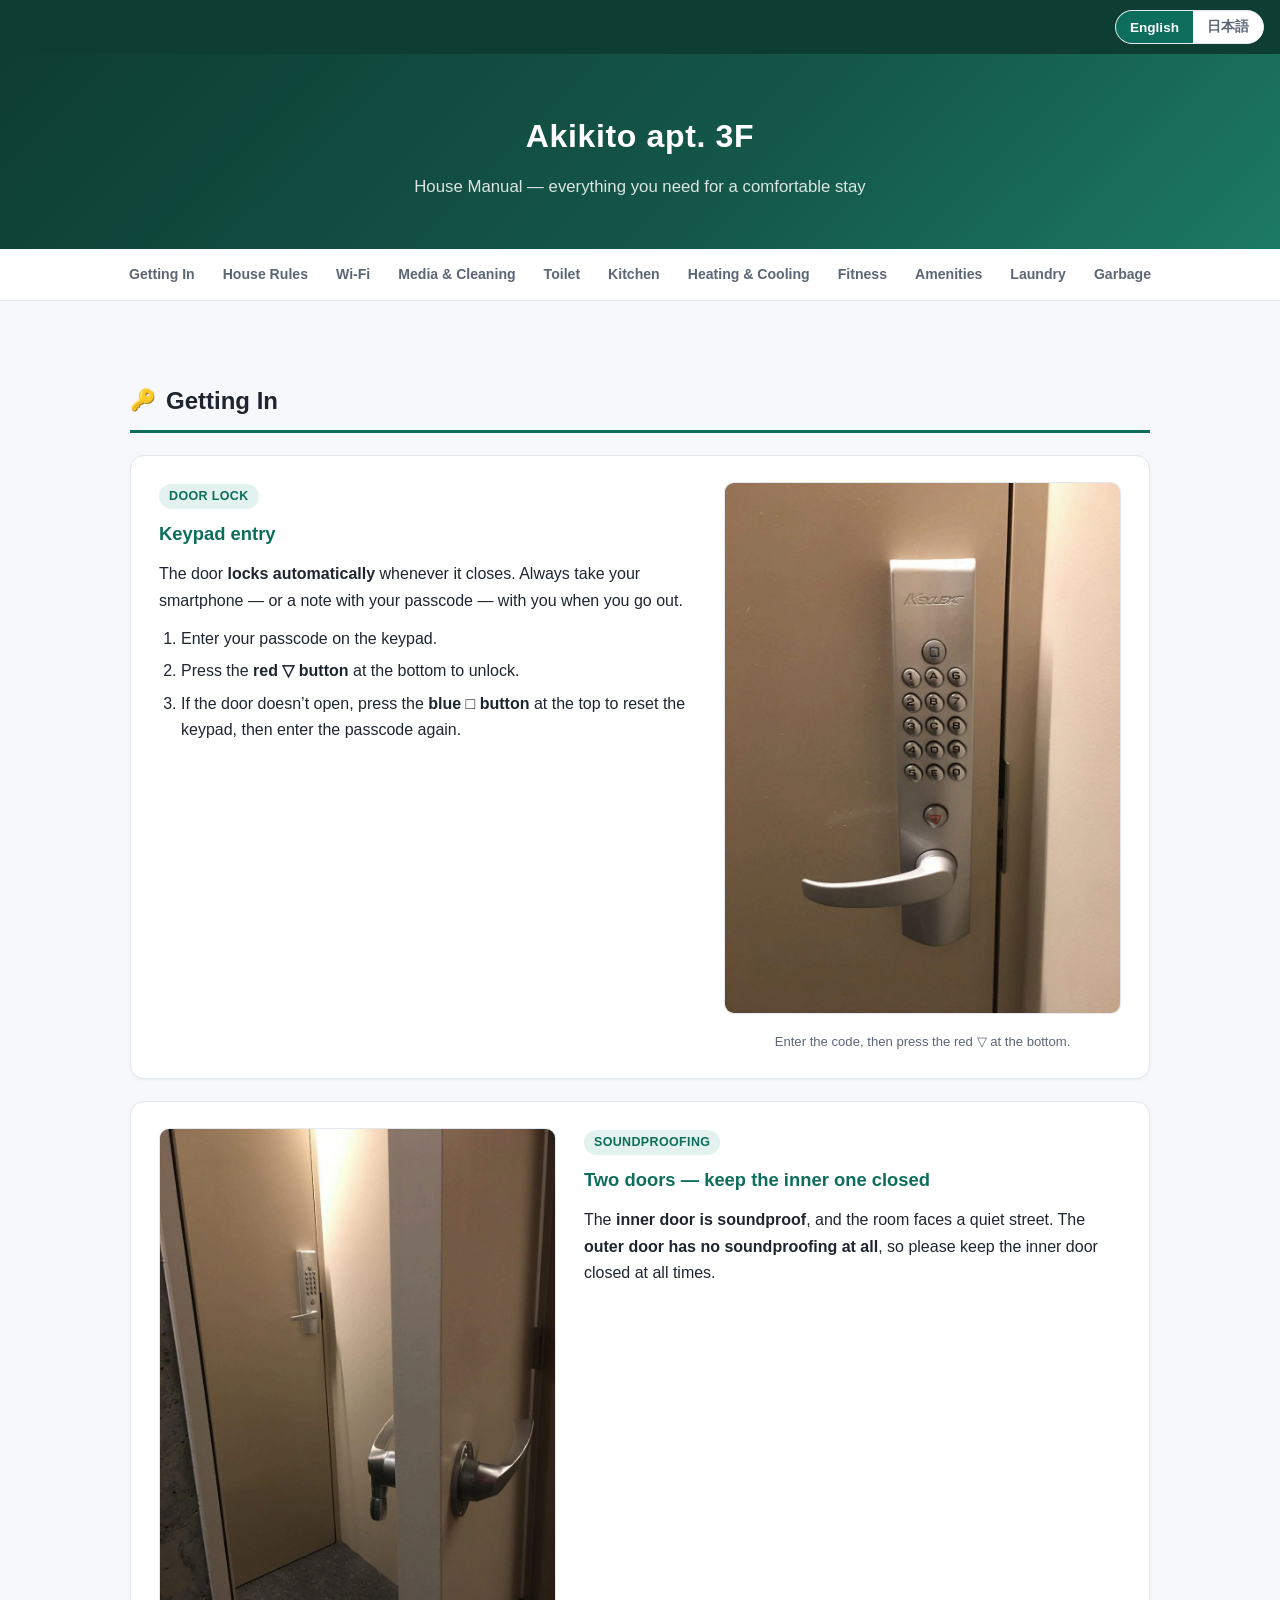
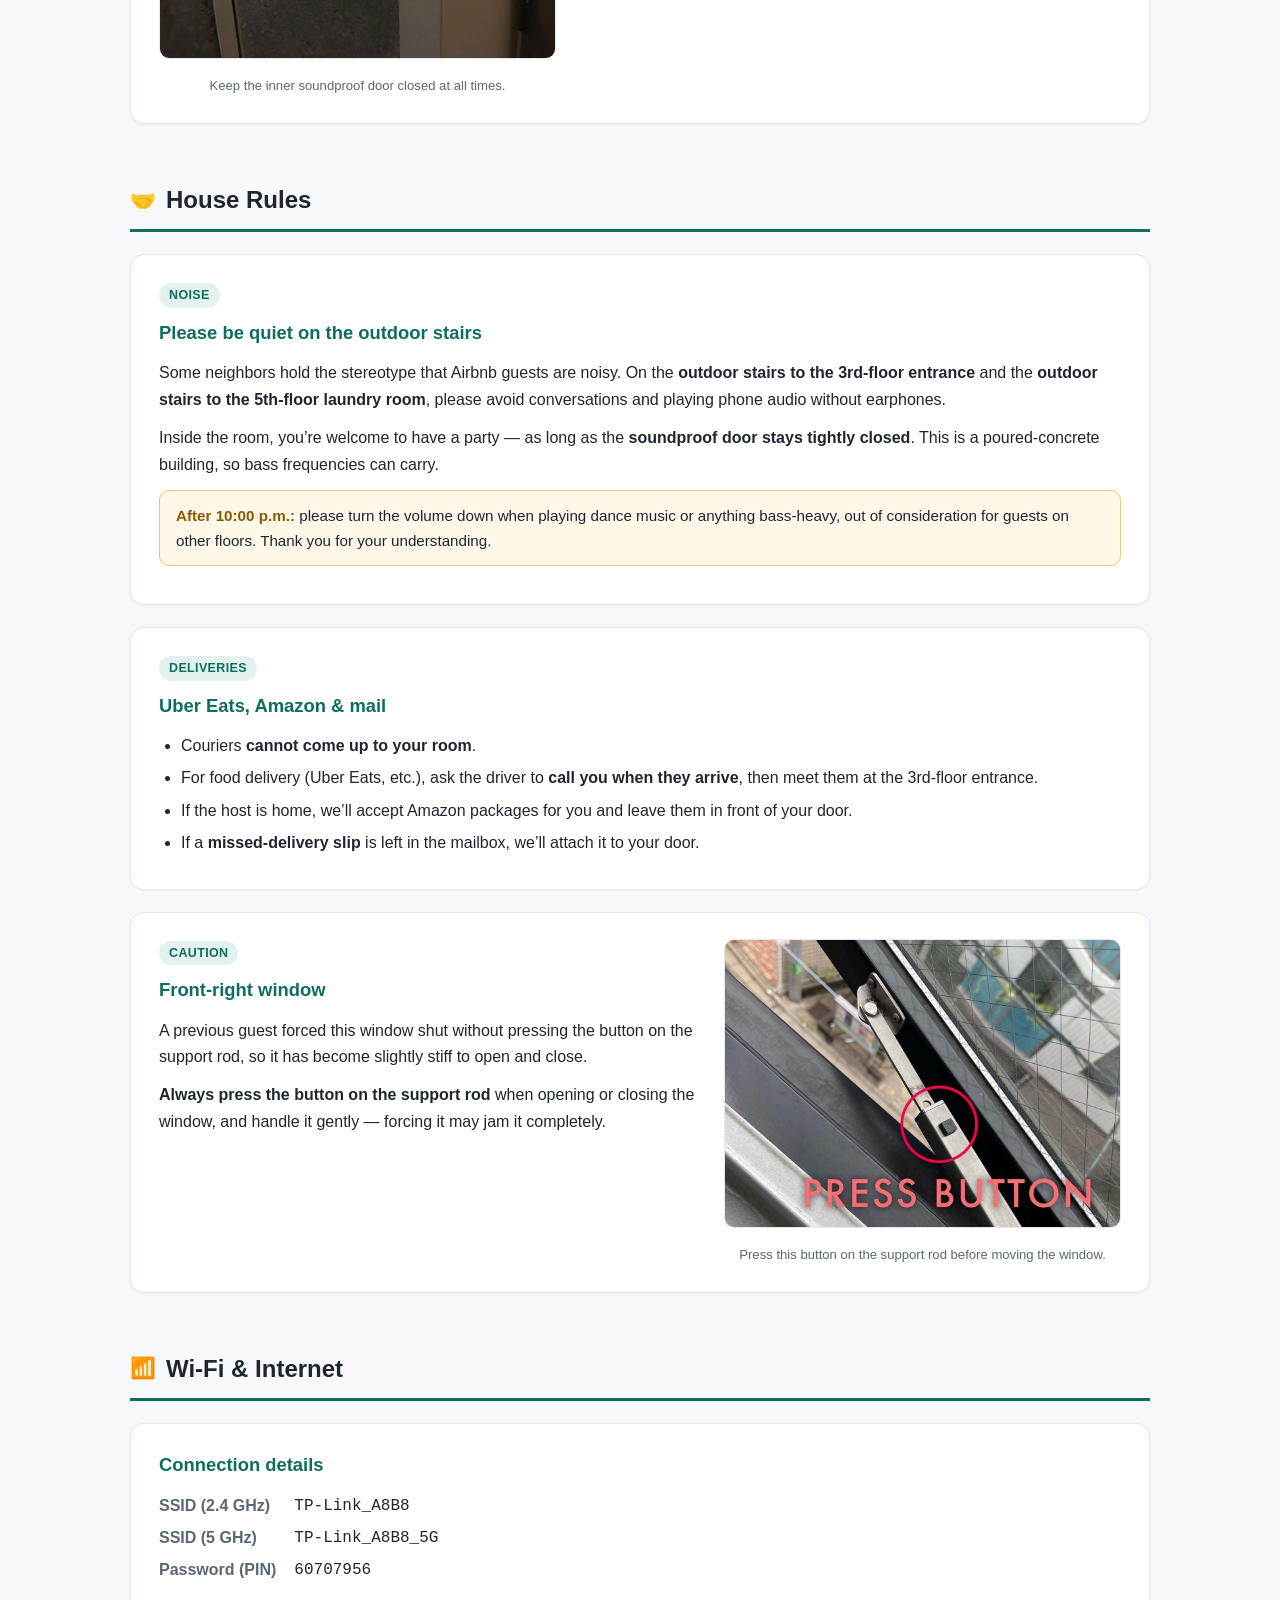
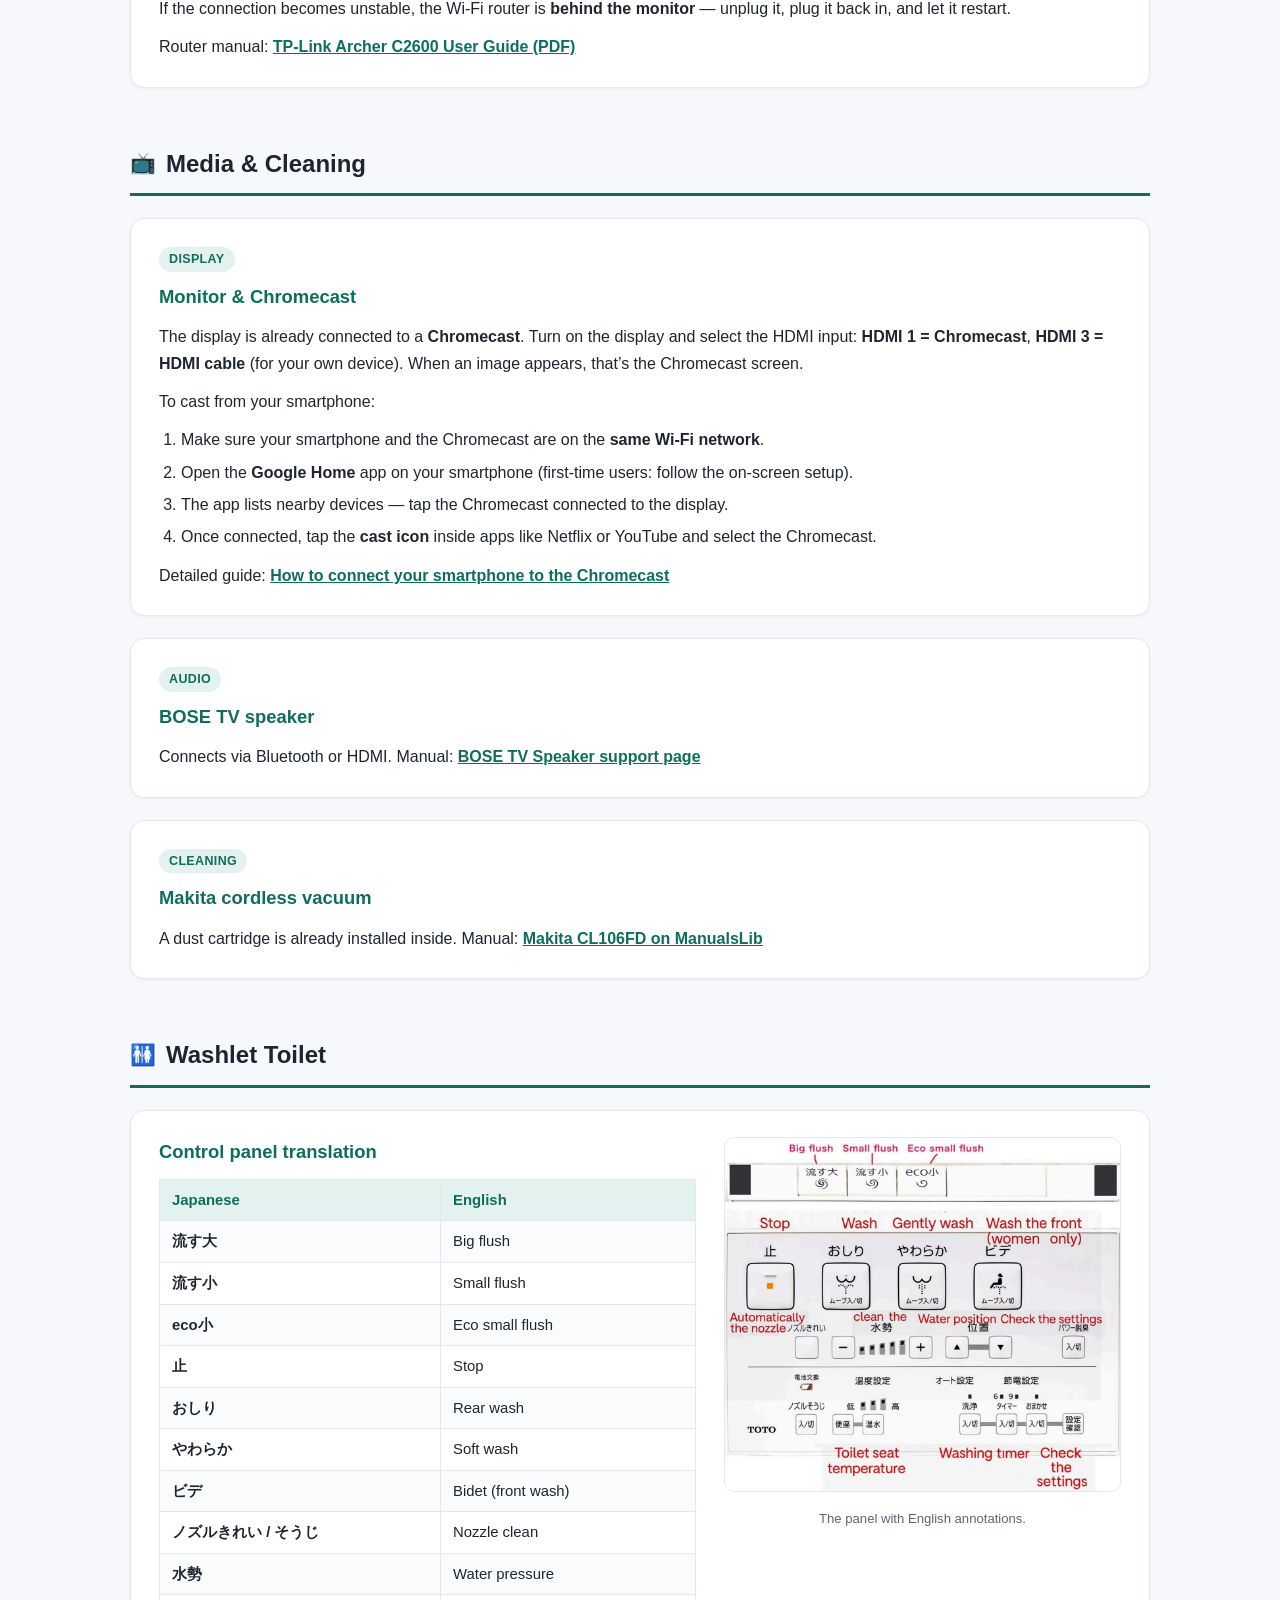
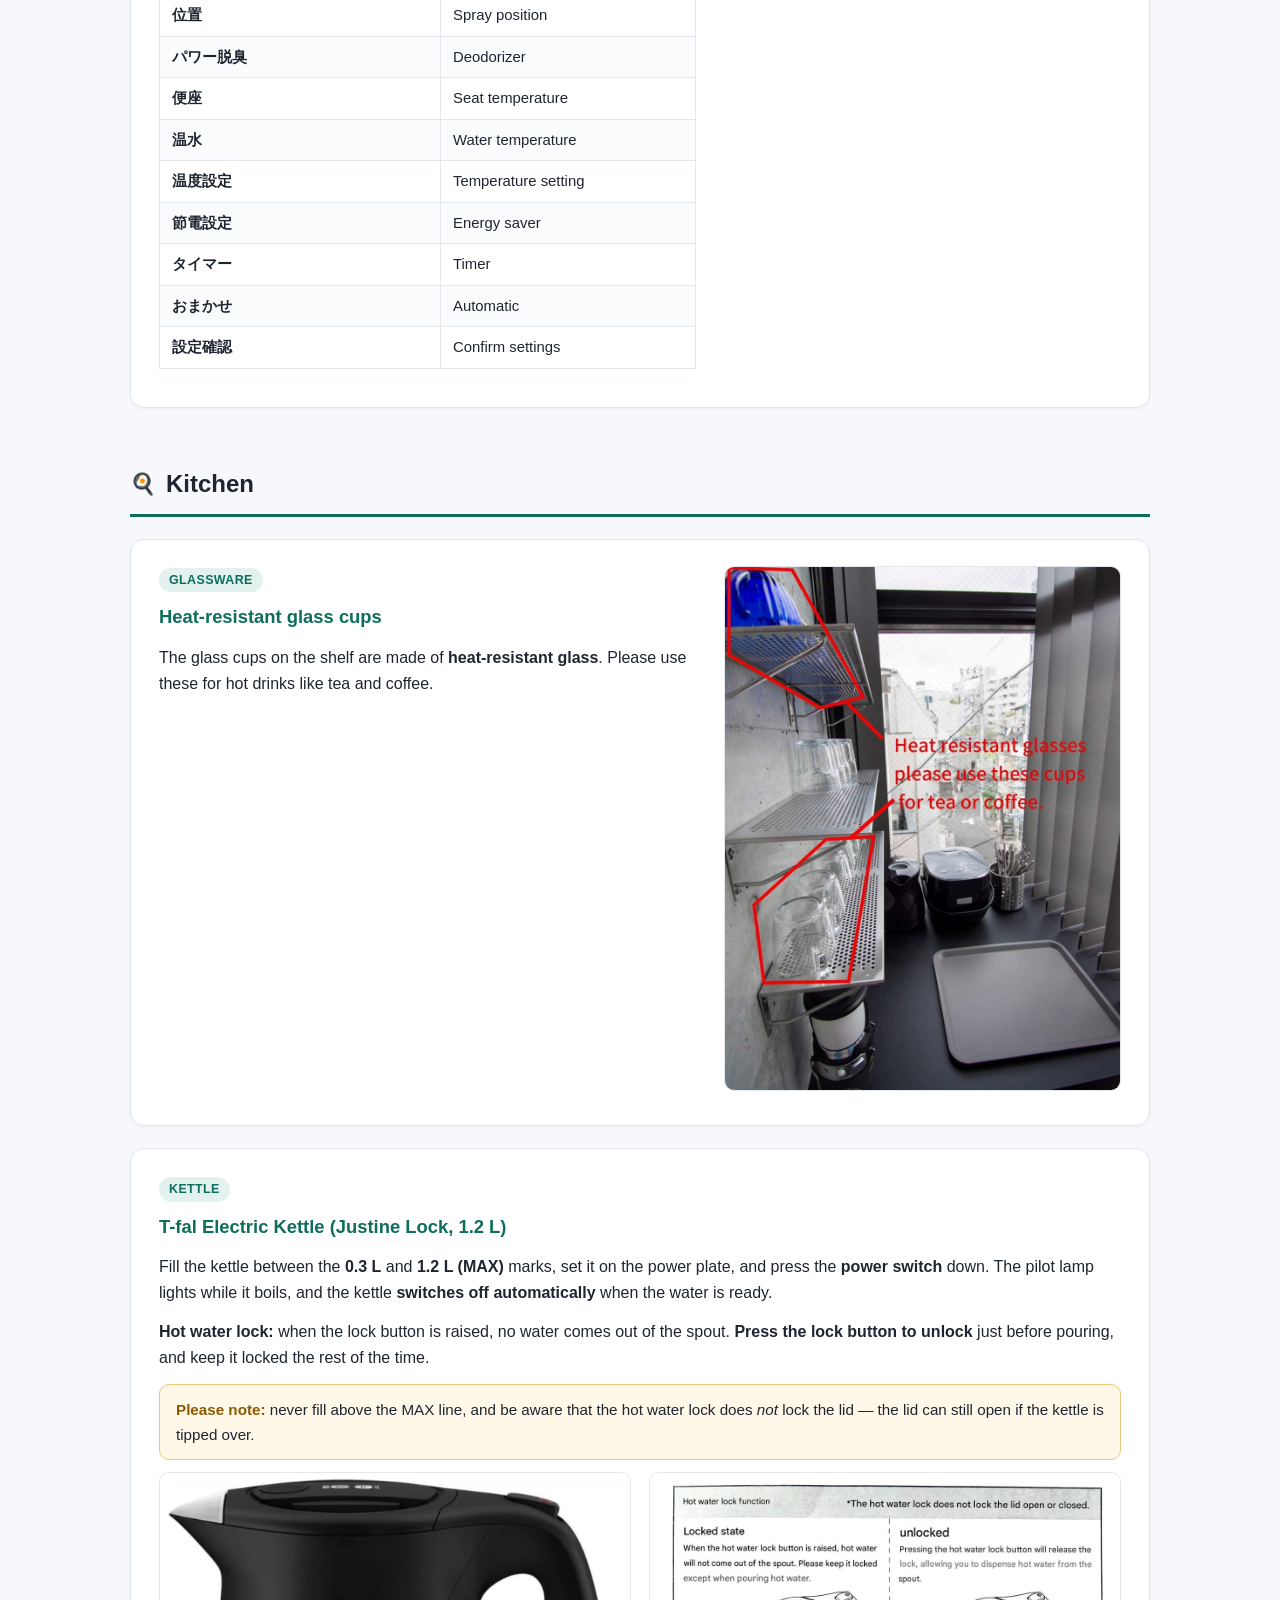
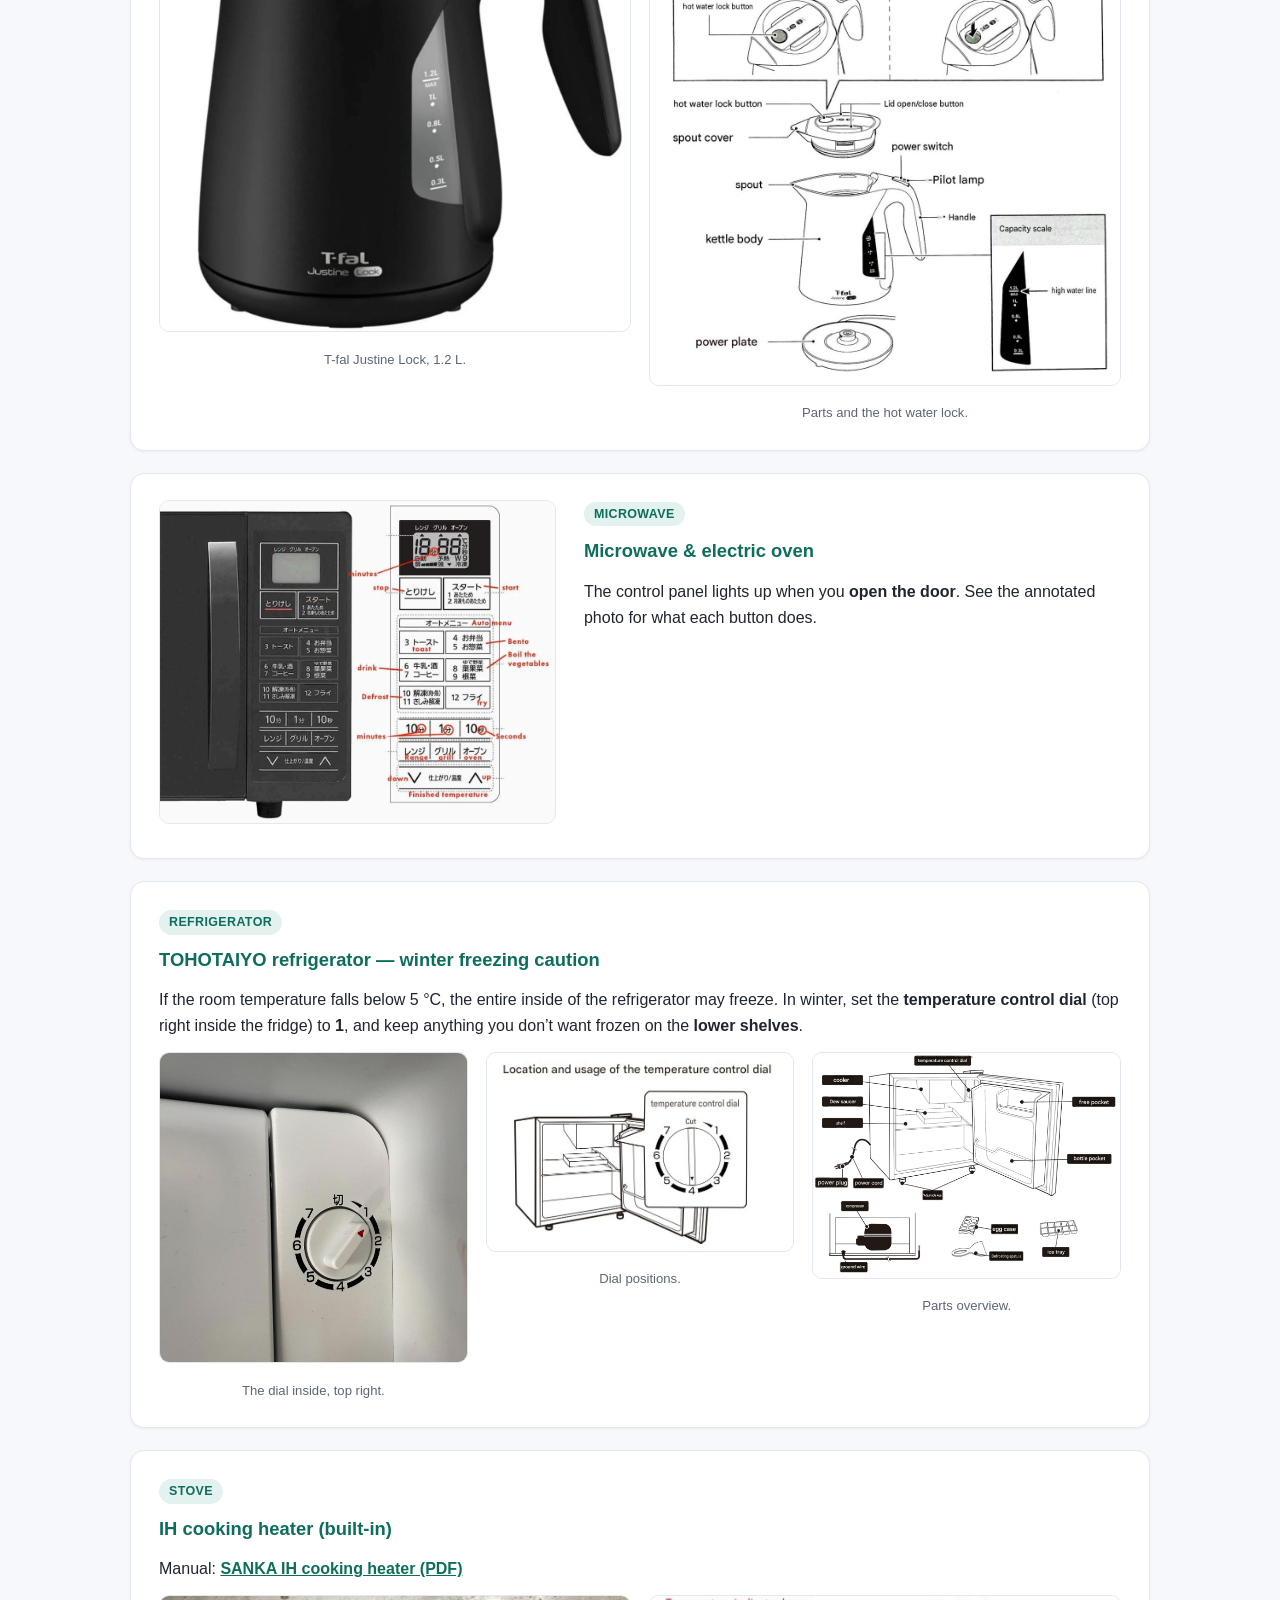
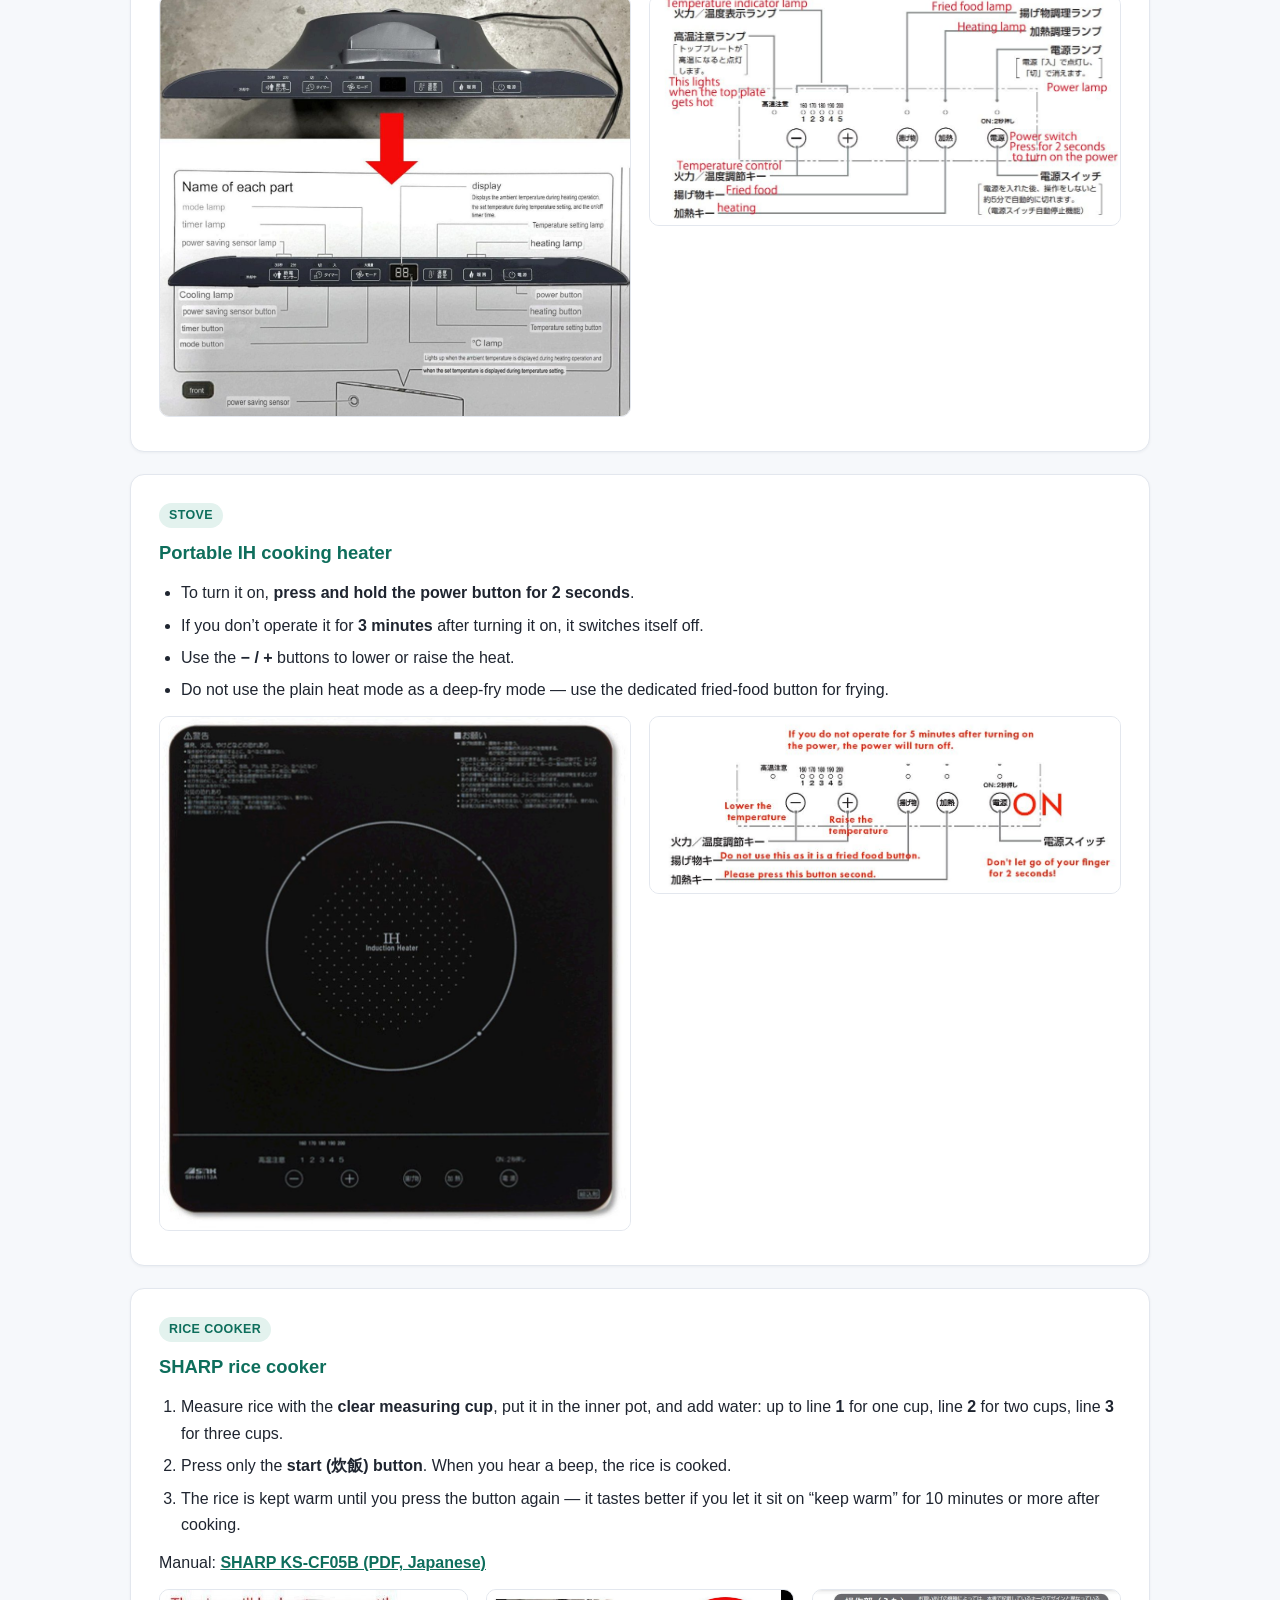
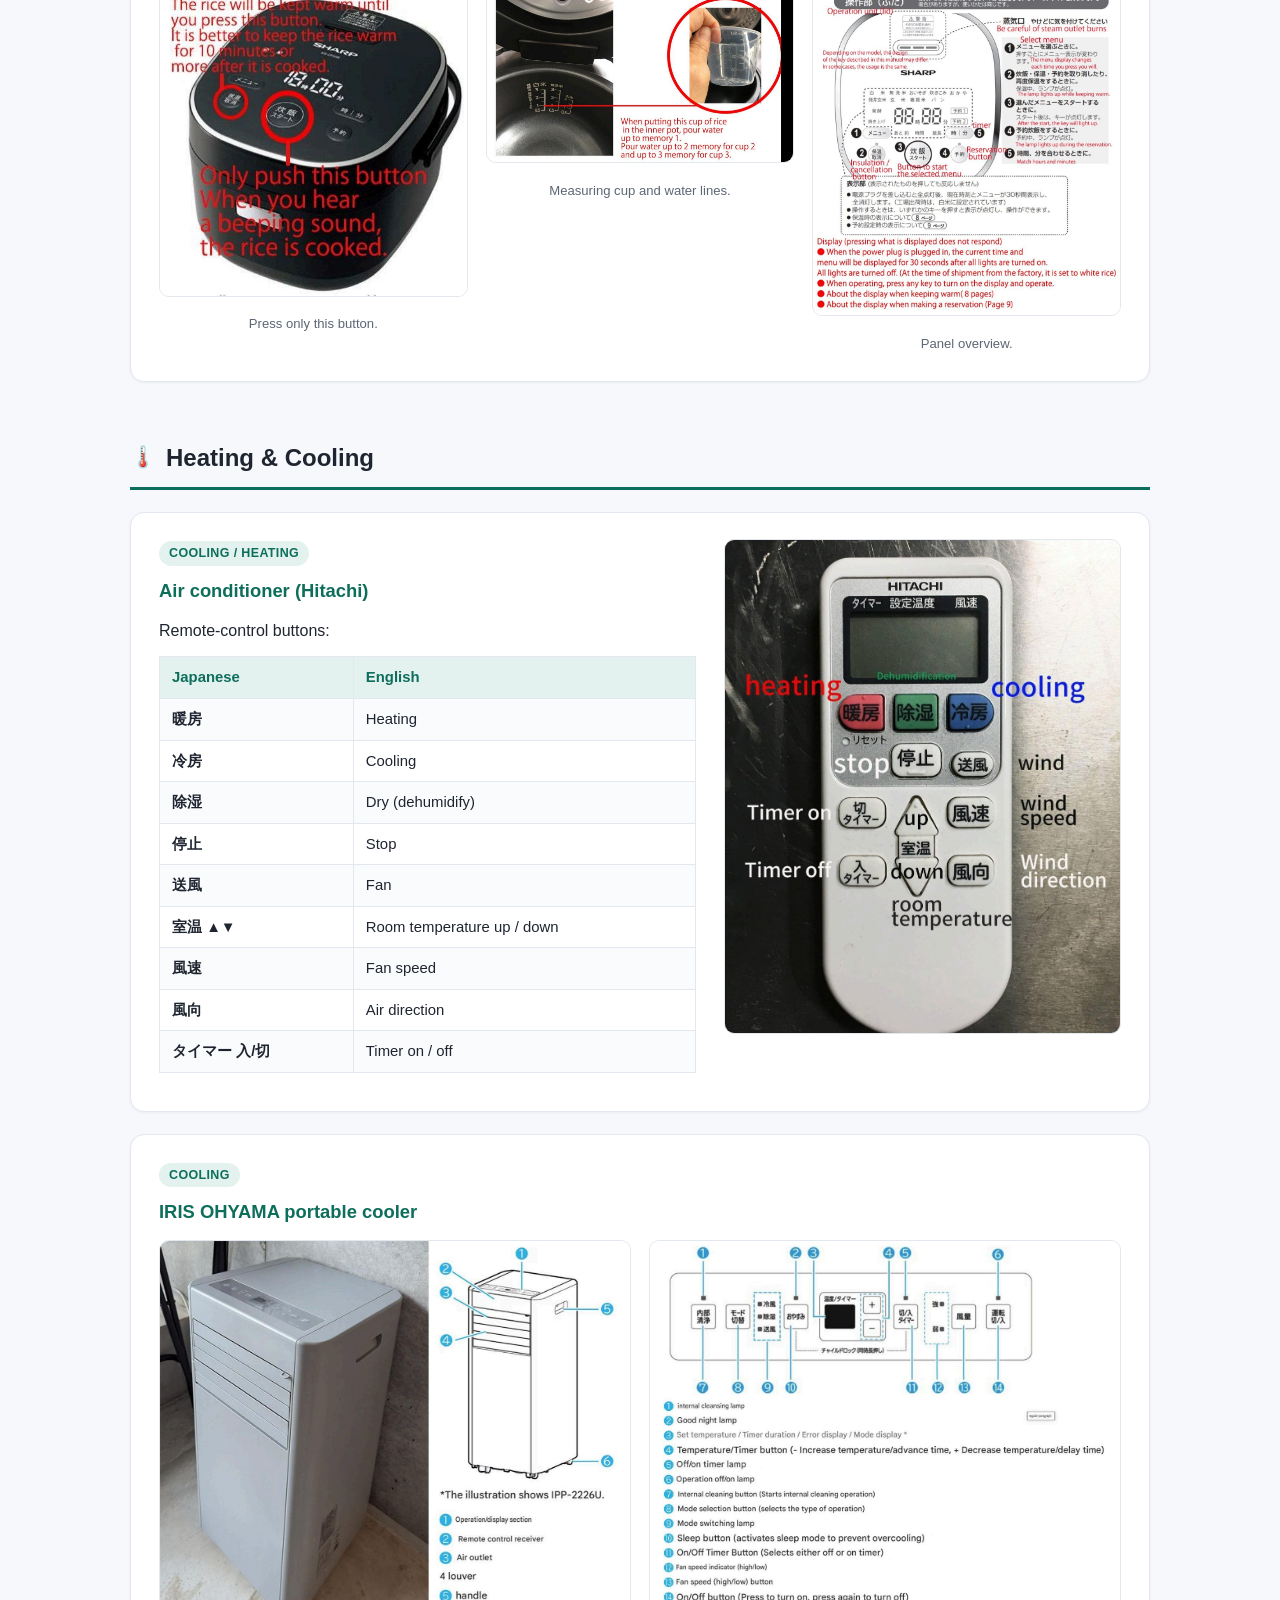
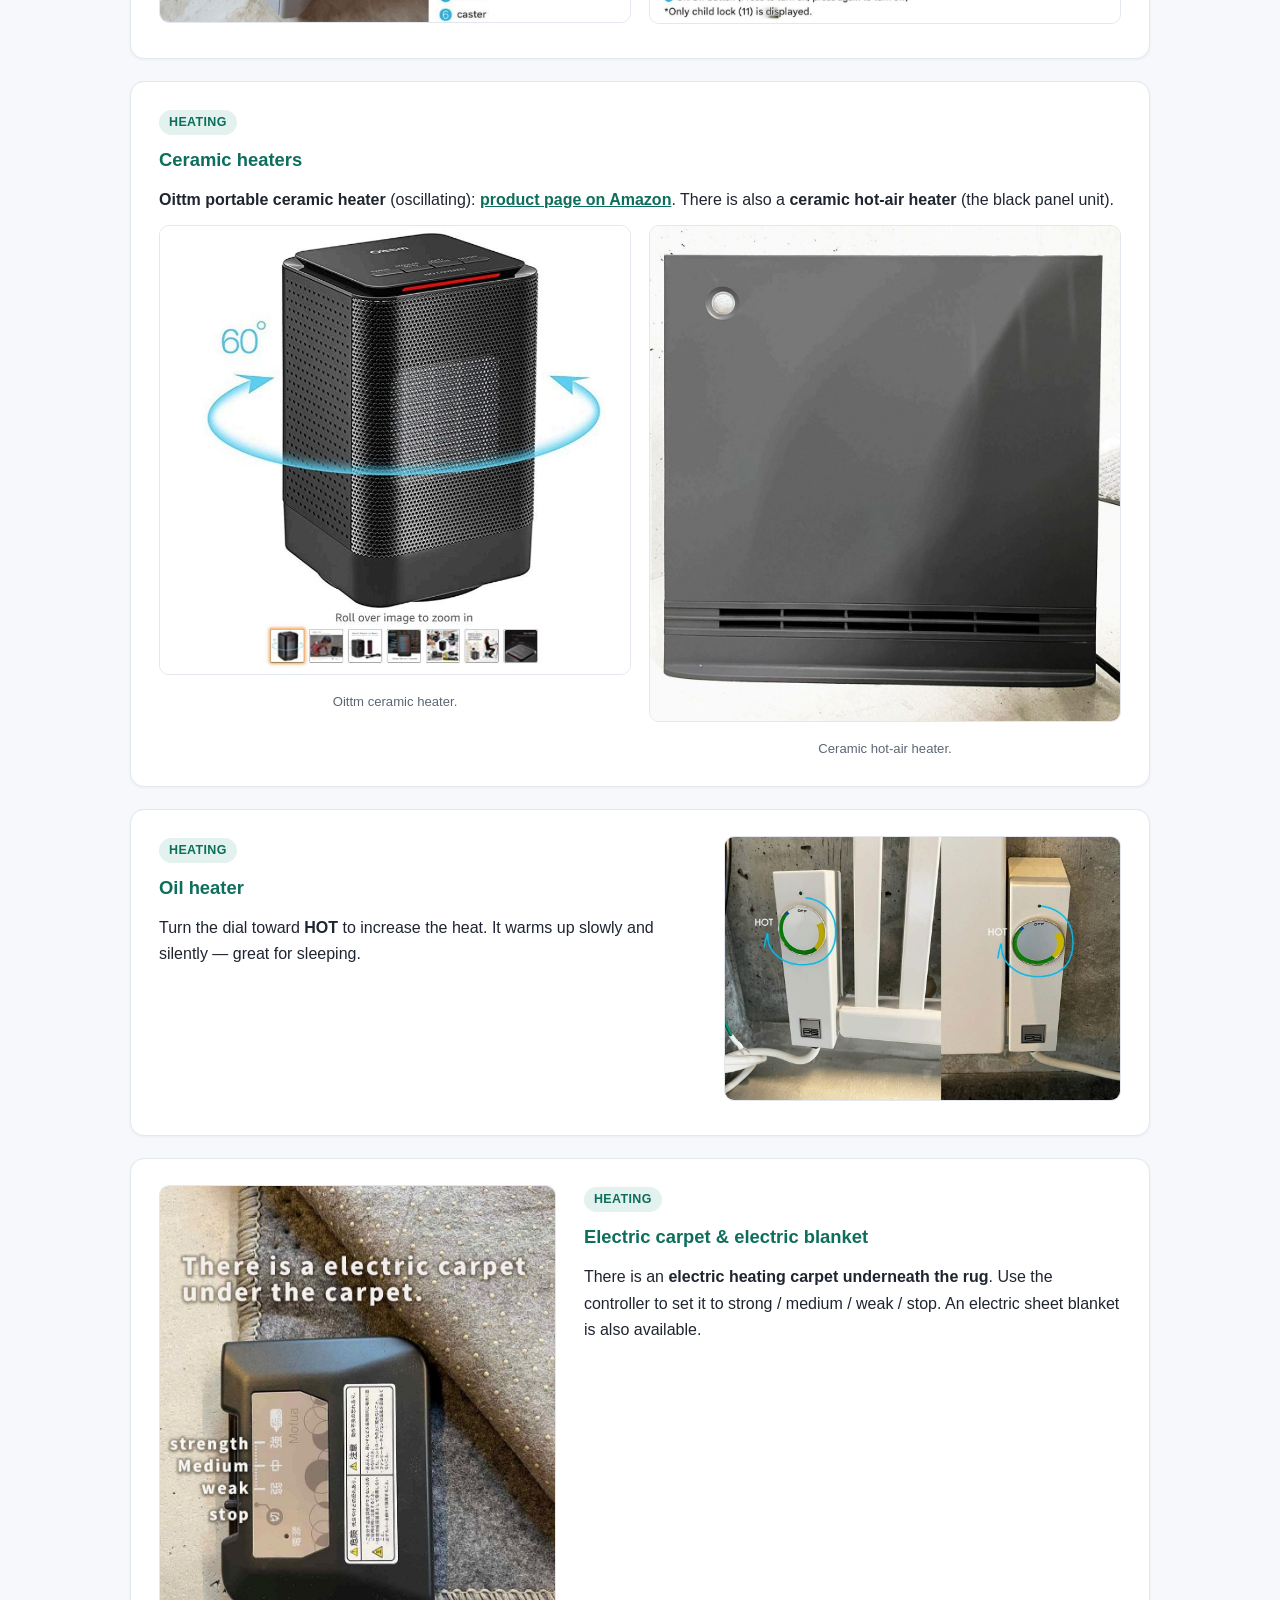
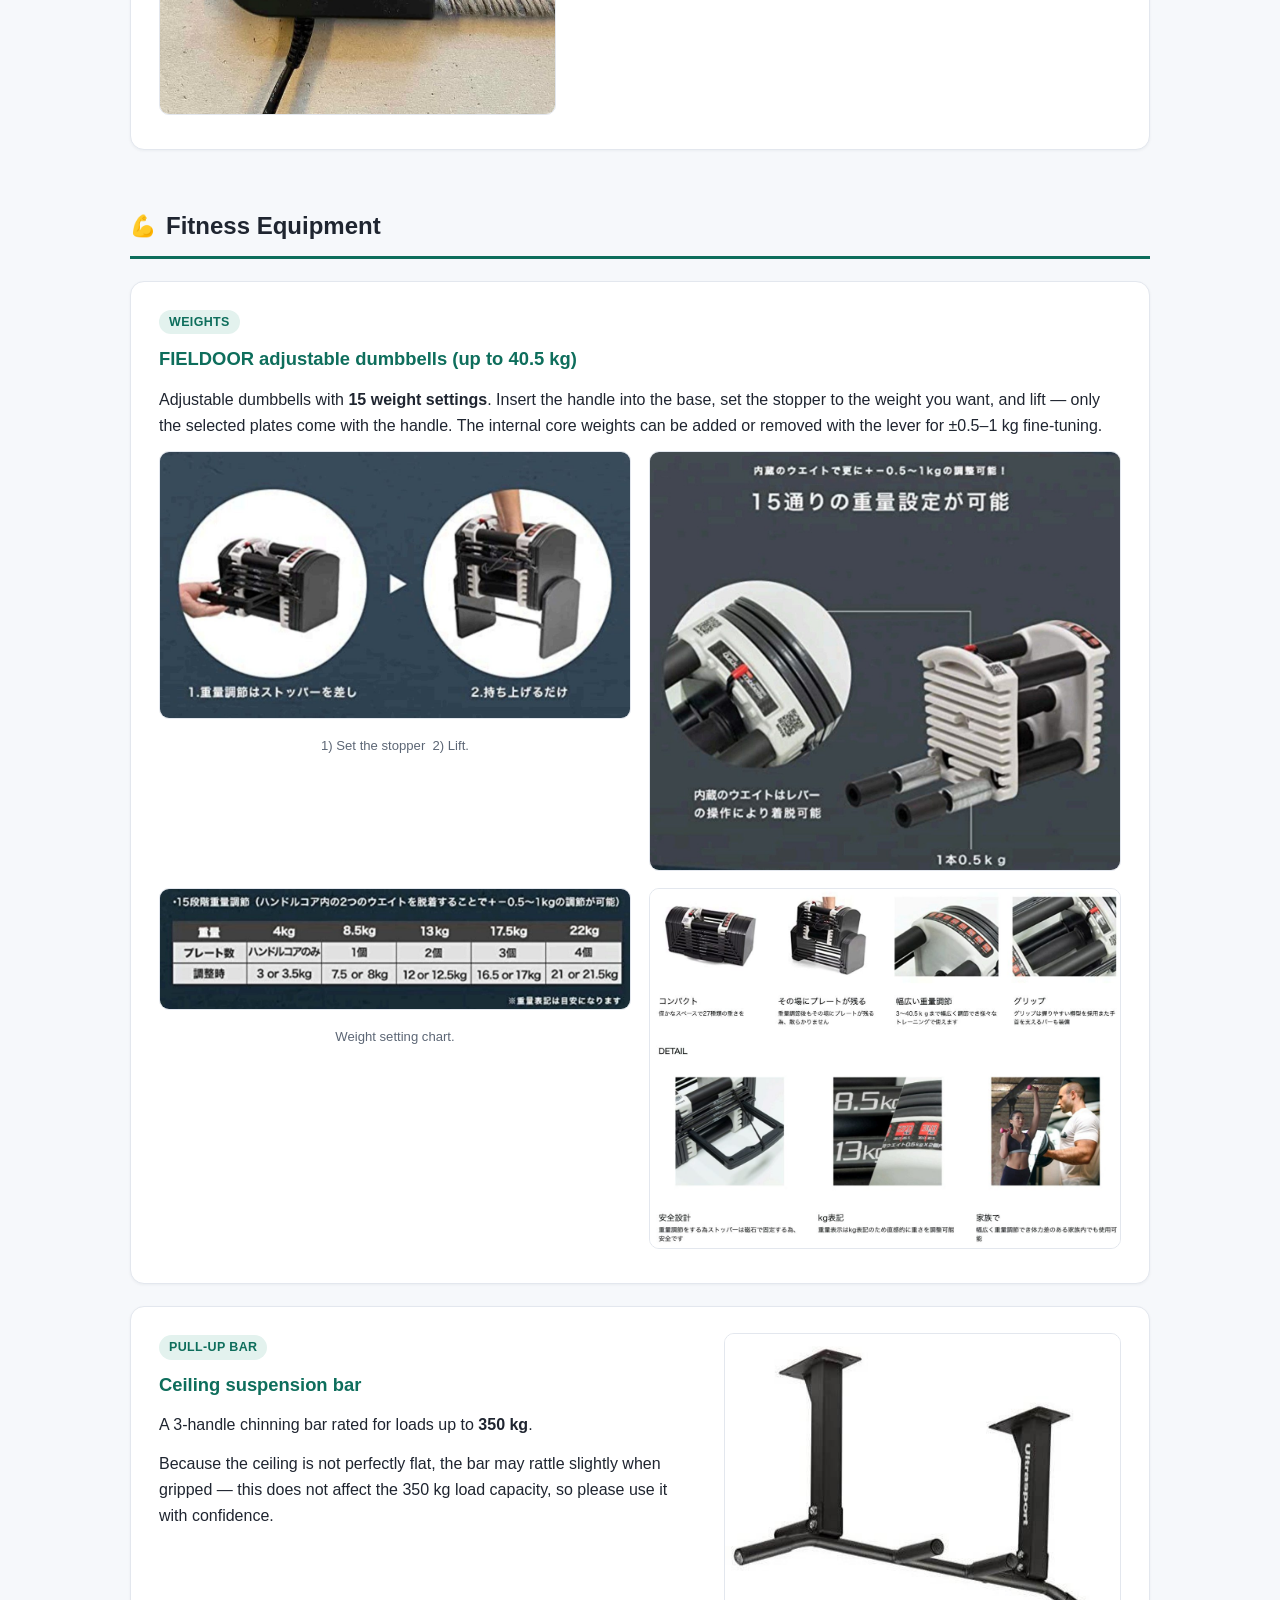
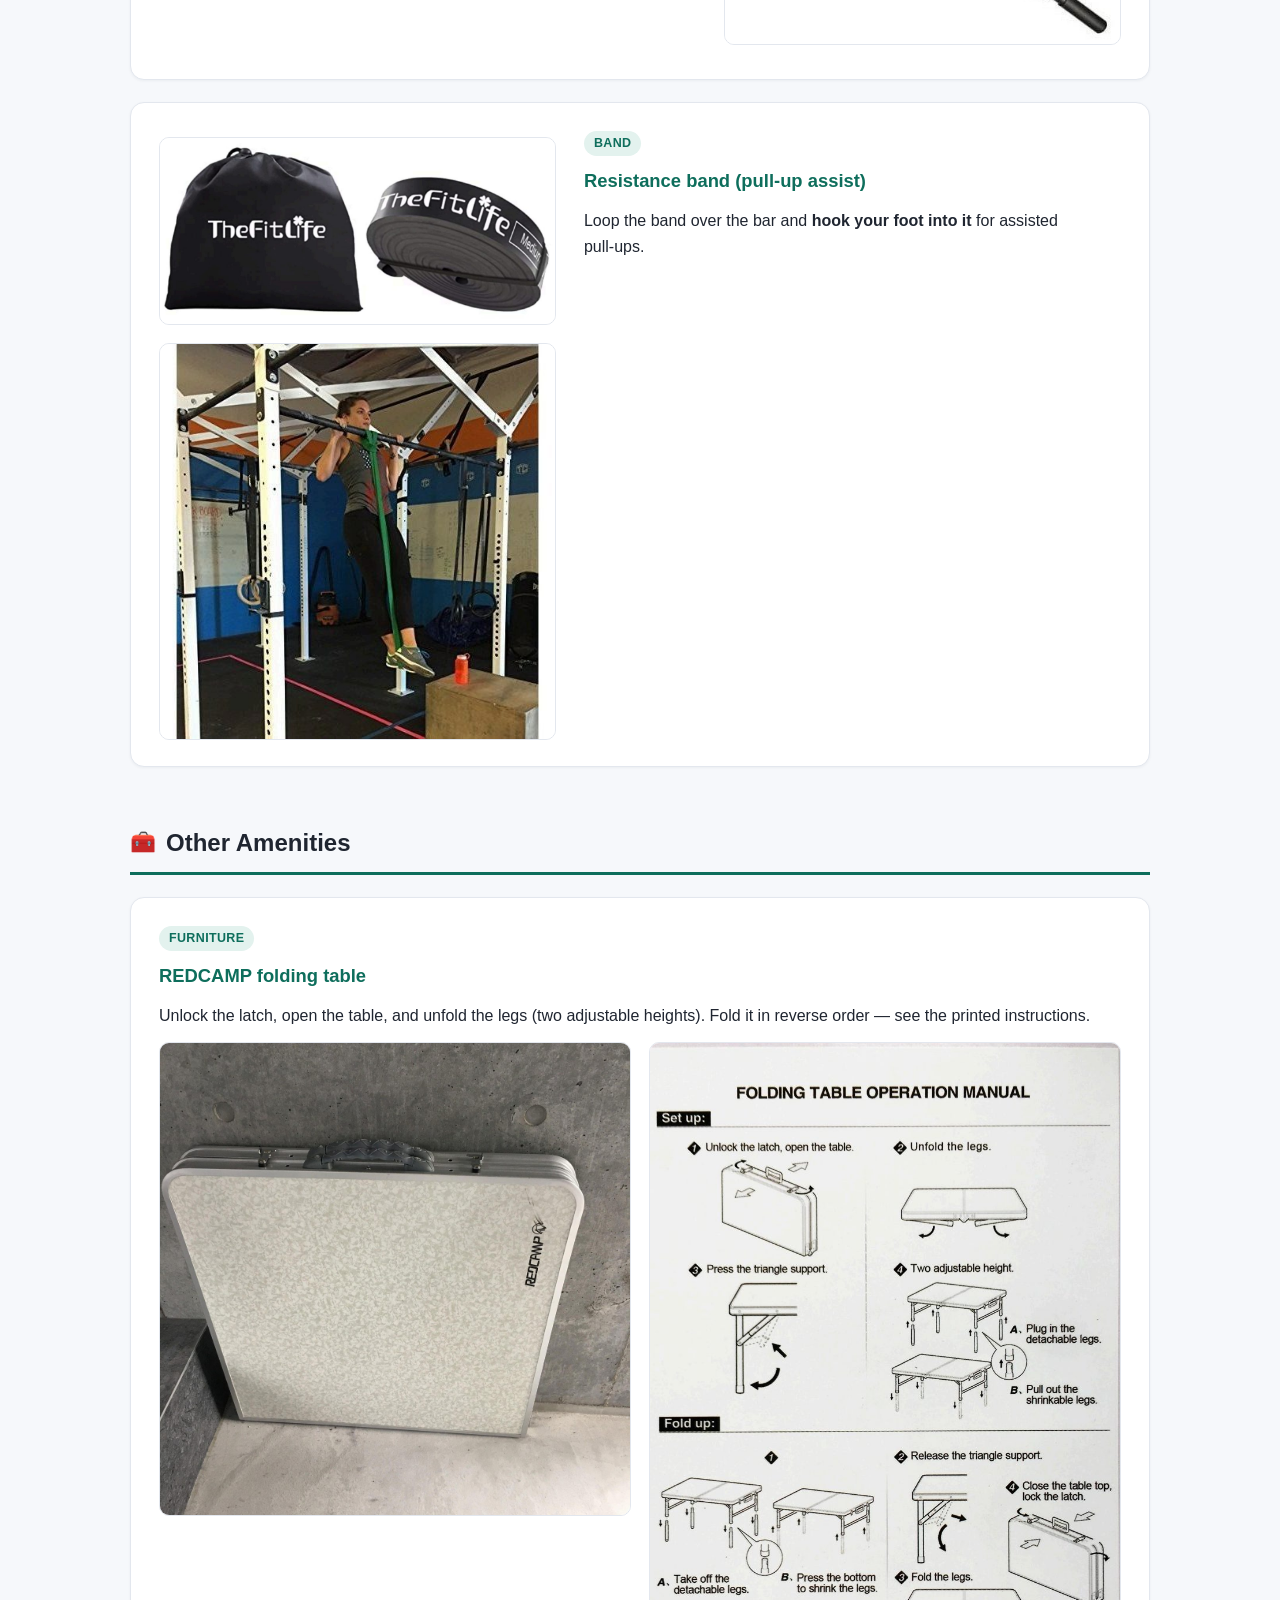
<file: 3f/index.html>
<!DOCTYPE html>
<html lang="en">
<head>
<meta charset="UTF-8">
<meta name="viewport" content="width=device-width, initial-scale=1.0">
<title>Akikito apt. 3F — House Manual</title>
<link rel="stylesheet" href="../style.css">
<style>
  /* language switching: only the active language is shown */
  html[lang="en"] [lang="ja"], html[lang="ja"] [lang="en"] { display: none !important; }
  .langbar { background: #0e3d33; padding: 10px 16px; text-align: right; }
  .langswitch { display: inline-flex; background: #fff; border: 1px solid var(--line); border-radius: 999px; overflow: hidden; }
  .langswitch button { border: none; background: none; padding: 7px 14px; font-size: .85rem; font-weight: 700; color: var(--muted); cursor: pointer; }
  .langswitch button[aria-pressed="true"] { background: var(--accent); color: #fff; }
  .red { color: #d00; font-weight: 700; }
  .blue { color: #1a3fd0; font-weight: 700; }
</style>
</head>
<body>

<div class="langbar"><div class="langswitch" role="group" aria-label="Language">
  <button type="button" data-lang="en" aria-pressed="true">English</button>
  <button type="button" data-lang="ja" aria-pressed="false">日本語</button>
</div></div>

<div lang="en">

<header class="hero">
  <h1>Akikito apt. 3F</h1>
  <p>House Manual &mdash; everything you need for a comfortable stay</p>
</header>

<nav>
  <div class="inner">
    <a href="#access">Getting In</a>
    <a href="#rules">House Rules</a>
    <a href="#wifi">Wi‑Fi</a>
    <a href="#media">Media &amp; Cleaning</a>
    <a href="#bathroom">Toilet</a>
    <a href="#kitchen">Kitchen</a>
    <a href="#climate">Heating &amp; Cooling</a>
    <a href="#fitness">Fitness</a>
    <a href="#amenities">Amenities</a>
    <a href="#laundry">Laundry</a>
    <a href="#garbage">Garbage</a>
  </div>
</nav>

<main>

  <!-- ===================== ACCESS ===================== -->
  <section id="access">
    <h2><span class="emoji">🔑</span> Getting In</h2>

    <div class="card split">
      <div>
        <span class="tag">Door lock</span>
        <h3>Keypad entry</h3>
        <p>The door <strong>locks automatically</strong> whenever it closes. Always take your smartphone — or a note with your passcode — with you when you go out.</p>
        <ol>
          <li>Enter your passcode on the keypad.</li>
          <li>Press the <strong>red ▽ button</strong> at the bottom to unlock.</li>
          <li>If the door doesn’t open, press the <strong>blue □ button</strong> at the top to reset the keypad, then enter the passcode again.</li>
        </ol>
      </div>
      <figure>
        <img src="images/door-keypad.jpg" alt="Keypad door lock">
        <figcaption>Enter the code, then press the red ▽ at the bottom.</figcaption>
      </figure>
    </div>

    <div class="card split rev">
      <figure>
        <img src="images/inner-door.jpg" alt="Soundproof inner door">
        <figcaption>Keep the inner soundproof door closed at all times.</figcaption>
      </figure>
      <div>
        <span class="tag">Soundproofing</span>
        <h3>Two doors — keep the inner one closed</h3>
        <p>The <strong>inner door is soundproof</strong>, and the room faces a quiet street. The <strong>outer door has no soundproofing at all</strong>, so please keep the inner door closed at all times.</p>
      </div>
    </div>
  </section>

  <!-- ===================== RULES ===================== -->
  <section id="rules">
    <h2><span class="emoji">🤝</span> House Rules</h2>

    <div class="card">
      <span class="tag">Noise</span>
      <h3>Please be quiet on the outdoor stairs</h3>
      <p>Some neighbors hold the stereotype that Airbnb guests are noisy. On the <strong>outdoor stairs to the 3rd‑floor entrance</strong> and the <strong>outdoor stairs to the 5th‑floor laundry room</strong>, please avoid conversations and playing phone audio without earphones.</p>
      <p>Inside the room, you’re welcome to have a party — as long as the <strong>soundproof door stays tightly closed</strong>. This is a poured‑concrete building, so bass frequencies can carry.</p>
      <div class="note"><strong>After 10:00 p.m.:</strong> please turn the volume down when playing dance music or anything bass‑heavy, out of consideration for guests on other floors. Thank you for your understanding.</div>
    </div>

    <div class="card">
      <span class="tag">Deliveries</span>
      <h3>Uber Eats, Amazon &amp; mail</h3>
      <ul>
        <li>Couriers <strong>cannot come up to your room</strong>.</li>
        <li>For food delivery (Uber Eats, etc.), ask the driver to <strong>call you when they arrive</strong>, then meet them at the 3rd‑floor entrance.</li>
        <li>If the host is home, we’ll accept Amazon packages for you and leave them in front of your door.</li>
        <li>If a <strong>missed‑delivery slip</strong> is left in the mailbox, we’ll attach it to your door.</li>
      </ul>
    </div>

    <div class="card split">
      <div>
        <span class="tag">Caution</span>
        <h3>Front‑right window</h3>
        <p>A previous guest forced this window shut without pressing the button on the support rod, so it has become slightly stiff to open and close.</p>
        <p><strong>Always press the button on the support rod</strong> when opening or closing the window, and handle it gently — forcing it may jam it completely.</p>
      </div>
      <figure>
        <img src="images/window-button.jpg" alt="Window support rod button">
        <figcaption>Press this button on the support rod before moving the window.</figcaption>
      </figure>
    </div>
  </section>

  <!-- ===================== WIFI ===================== -->
  <section id="wifi">
    <h2><span class="emoji">📶</span> Wi‑Fi &amp; Internet</h2>
    <div class="card">
      <h3>Connection details</h3>
      <dl class="kv">
        <dt>SSID (2.4 GHz)</dt><dd>TP-Link_A8B8</dd>
        <dt>SSID (5 GHz)</dt><dd>TP-Link_A8B8_5G</dd>
        <dt>Password (PIN)</dt><dd>60707956</dd>
      </dl>
      <p>If the connection becomes unstable, the Wi‑Fi router is <strong>behind the monitor</strong> — unplug it, plug it back in, and let it restart.</p>
      <p>Router manual: <a href="https://content.abt.com/documents/69451/ARCHERC2600_manual.pdf" target="_blank" rel="noopener">TP‑Link Archer C2600 User Guide (PDF)</a></p>
    </div>
  </section>

  <!-- ===================== MEDIA ===================== -->
  <section id="media">
    <h2><span class="emoji">📺</span> Media &amp; Cleaning</h2>

    <div class="card">
      <span class="tag">Display</span>
      <h3>Monitor &amp; Chromecast</h3>
      <p>The display is already connected to a <strong>Chromecast</strong>. Turn on the display and select the HDMI input: <strong>HDMI 1 = Chromecast</strong>, <strong>HDMI 3 = HDMI cable</strong> (for your own device). When an image appears, that’s the Chromecast screen.</p>
      <p>To cast from your smartphone:</p>
      <ol>
        <li>Make sure your smartphone and the Chromecast are on the <strong>same Wi‑Fi network</strong>.</li>
        <li>Open the <strong>Google Home</strong> app on your smartphone (first‑time users: follow the on‑screen setup).</li>
        <li>The app lists nearby devices — tap the Chromecast connected to the display.</li>
        <li>Once connected, tap the <strong>cast icon</strong> inside apps like Netflix or YouTube and select the Chromecast.</li>
      </ol>
      <p>Detailed guide: <a href="https://behomaznakikito.github.io/chromecast-guide/" target="_blank" rel="noopener">How to connect your smartphone to the Chromecast</a></p>
    </div>

    <div class="card">
      <span class="tag">Audio</span>
      <h3>BOSE TV speaker</h3>
      <p>Connects via Bluetooth or HDMI. Manual: <a href="https://support.bose.com/s/product/bose-tv-speaker/01t8c00000OydAjAAJ?language=en_US" target="_blank" rel="noopener">BOSE TV Speaker support page</a></p>
    </div>

    <div class="card">
      <span class="tag">Cleaning</span>
      <h3>Makita cordless vacuum</h3>
      <p>A dust cartridge is already installed inside. Manual: <a href="https://www.manualslib.com/manual/1217634/Makita-Cl106fd.html" target="_blank" rel="noopener">Makita CL106FD on ManualsLib</a></p>
    </div>
  </section>

  <!-- ===================== BATHROOM ===================== -->
  <section id="bathroom">
    <h2><span class="emoji">🚻</span> Washlet Toilet</h2>
    <div class="card split">
      <div>
        <h3>Control panel translation</h3>
        <table>
          <tr><th>Japanese</th><th>English</th></tr>
          <tr><td class="jp">流す大</td><td>Big flush</td></tr>
          <tr><td class="jp">流す小</td><td>Small flush</td></tr>
          <tr><td class="jp">eco小</td><td>Eco small flush</td></tr>
          <tr><td class="jp">止</td><td>Stop</td></tr>
          <tr><td class="jp">おしり</td><td>Rear wash</td></tr>
          <tr><td class="jp">やわらか</td><td>Soft wash</td></tr>
          <tr><td class="jp">ビデ</td><td>Bidet (front wash)</td></tr>
          <tr><td class="jp">ノズルきれい / そうじ</td><td>Nozzle clean</td></tr>
          <tr><td class="jp">水勢</td><td>Water pressure</td></tr>
          <tr><td class="jp">位置</td><td>Spray position</td></tr>
          <tr><td class="jp">パワー脱臭</td><td>Deodorizer</td></tr>
          <tr><td class="jp">便座</td><td>Seat temperature</td></tr>
          <tr><td class="jp">温水</td><td>Water temperature</td></tr>
          <tr><td class="jp">温度設定</td><td>Temperature setting</td></tr>
          <tr><td class="jp">節電設定</td><td>Energy saver</td></tr>
          <tr><td class="jp">タイマー</td><td>Timer</td></tr>
          <tr><td class="jp">おまかせ</td><td>Automatic</td></tr>
          <tr><td class="jp">設定確認</td><td>Confirm settings</td></tr>
        </table>
      </div>
      <figure>
        <img src="images/toilet-panel.jpg" alt="Washlet toilet control panel with English labels">
        <figcaption>The panel with English annotations.</figcaption>
      </figure>
    </div>
  </section>

  <!-- ===================== KITCHEN ===================== -->
  <section id="kitchen">
    <h2><span class="emoji">🍳</span> Kitchen</h2>

    <div class="card split">
      <div>
        <span class="tag">Glassware</span>
        <h3>Heat‑resistant glass cups</h3>
        <p>The glass cups on the shelf are made of <strong>heat‑resistant glass</strong>. Please use these for hot drinks like tea and coffee.</p>
      </div>
      <figure>
        <img src="images/glass-cups.jpg" alt="Heat-resistant glass cups on the shelf">
      </figure>
    </div>

    <div class="card">
      <span class="tag">Kettle</span>
      <h3>T-fal Electric Kettle (Justine Lock, 1.2 L)</h3>
      <p>Fill the kettle between the <strong>0.3 L</strong> and <strong>1.2 L (MAX)</strong> marks, set it on the power plate, and press the <strong>power switch</strong> down. The pilot lamp lights while it boils, and the kettle <strong>switches off automatically</strong> when the water is ready.</p>
      <p><strong>Hot water lock:</strong> when the lock button is raised, no water comes out of the spout. <strong>Press the lock button to unlock</strong> just before pouring, and keep it locked the rest of the time.</p>
      <div class="note"><strong>Please note:</strong> never fill above the MAX line, and be aware that the hot water lock does <em>not</em> lock the lid — the lid can still open if the kettle is tipped over.</div>
      <div class="figrow">
        <figure><img src="images/kettle-tfal.jpg" alt="T-fal Justine Lock electric kettle"><figcaption>T-fal Justine Lock, 1.2 L.</figcaption></figure>
        <figure><img src="images/kettle-parts.jpg" alt="Diagram of the kettle parts and the hot water lock function"><figcaption>Parts and the hot water lock.</figcaption></figure>
      </div>
    </div>

    <div class="card split rev">
      <figure>
        <img src="images/microwave-panel.jpg" alt="Microwave oven control panel with English labels">
      </figure>
      <div>
        <span class="tag">Microwave</span>
        <h3>Microwave &amp; electric oven</h3>
        <p>The control panel lights up when you <strong>open the door</strong>. See the annotated photo for what each button does.</p>
      </div>
    </div>

    <div class="card">
      <span class="tag">Refrigerator</span>
      <h3>TOHOTAIYO refrigerator — winter freezing caution</h3>
      <p>If the room temperature falls below 5&nbsp;°C, the entire inside of the refrigerator may freeze. In winter, set the <strong>temperature control dial</strong> (top right inside the fridge) to <strong>1</strong>, and keep anything you don’t want frozen on the <strong>lower shelves</strong>.</p>
      <div class="figrow">
        <figure><img src="images/fridge-dial.jpg" alt="Refrigerator temperature dial"><figcaption>The dial inside, top right.</figcaption></figure>
        <figure><img src="images/fridge-dial-diagram.jpg" alt="Diagram of the temperature control dial"><figcaption>Dial positions.</figcaption></figure>
        <figure><img src="images/fridge-parts.jpg" alt="Refrigerator parts diagram"><figcaption>Parts overview.</figcaption></figure>
      </div>
    </div>

    <div class="card">
      <span class="tag">Stove</span>
      <h3>IH cooking heater (built‑in)</h3>
      <p>Manual: <a href="https://www.sanka-kogyo.co.jp/docs/manual/sih/I-0473-02.pdf" target="_blank" rel="noopener">SANKA IH cooking heater (PDF)</a></p>
      <div class="figrow">
        <figure><img src="images/ih-builtin.jpg" alt="Built-in IH cooking heater"></figure>
        <figure><img src="images/ih-builtin-diagram.jpg" alt="IH control panel diagram with English labels"></figure>
      </div>
    </div>

    <div class="card">
      <span class="tag">Stove</span>
      <h3>Portable IH cooking heater</h3>
      <ul>
        <li>To turn it on, <strong>press and hold the power button for 2 seconds</strong>.</li>
        <li>If you don’t operate it for <strong>3 minutes</strong> after turning it on, it switches itself off.</li>
        <li>Use the <strong>− / +</strong> buttons to lower or raise the heat.</li>
        <li>Do not use the plain heat mode as a deep‑fry mode — use the dedicated fried‑food button for frying.</li>
      </ul>
      <div class="figrow">
        <figure><img src="images/ih-portable.jpg" alt="Portable IH cooking heater"></figure>
        <figure><img src="images/ih-portable-diagram.jpg" alt="Portable IH control diagram with English labels"></figure>
      </div>
    </div>

    <div class="card">
      <span class="tag">Rice cooker</span>
      <h3>SHARP rice cooker</h3>
      <ol>
        <li>Measure rice with the <strong>clear measuring cup</strong>, put it in the inner pot, and add water: up to line <strong>1</strong> for one cup, line <strong>2</strong> for two cups, line <strong>3</strong> for three cups.</li>
        <li>Press only the <strong>start (炊飯) button</strong>. When you hear a beep, the rice is cooked.</li>
        <li>The rice is kept warm until you press the button again — it tastes better if you let it sit on “keep warm” for 10 minutes or more after cooking.</li>
      </ol>
      <p>Manual: <a href="https://jp.sharp/support/ricecooker/doc/kscf05b.pdf" target="_blank" rel="noopener">SHARP KS‑CF05B (PDF, Japanese)</a></p>
      <div class="figrow">
        <figure><img src="images/rice-cooker.jpg" alt="Rice cooker with annotated start button"><figcaption>Press only this button.</figcaption></figure>
        <figure><img src="images/rice-cup.jpg" alt="Rice measuring cup and inner pot water lines"><figcaption>Measuring cup and water lines.</figcaption></figure>
        <figure><img src="images/rice-cooker-panel.jpg" alt="Rice cooker control panel with English annotations"><figcaption>Panel overview.</figcaption></figure>
      </div>
    </div>
  </section>

  <!-- ===================== CLIMATE ===================== -->
  <section id="climate">
    <h2><span class="emoji">🌡️</span> Heating &amp; Cooling</h2>

    <div class="card split">
      <div>
        <span class="tag">Cooling / Heating</span>
        <h3>Air conditioner (Hitachi)</h3>
        <p>Remote‑control buttons:</p>
        <table>
          <tr><th>Japanese</th><th>English</th></tr>
          <tr><td class="jp">暖房</td><td>Heating</td></tr>
          <tr><td class="jp">冷房</td><td>Cooling</td></tr>
          <tr><td class="jp">除湿</td><td>Dry (dehumidify)</td></tr>
          <tr><td class="jp">停止</td><td>Stop</td></tr>
          <tr><td class="jp">送風</td><td>Fan</td></tr>
          <tr><td class="jp">室温 ▲▼</td><td>Room temperature up / down</td></tr>
          <tr><td class="jp">風速</td><td>Fan speed</td></tr>
          <tr><td class="jp">風向</td><td>Air direction</td></tr>
          <tr><td class="jp">タイマー 入/切</td><td>Timer on / off</td></tr>
        </table>
      </div>
      <figure>
        <img src="images/ac-remote.jpg" alt="Hitachi air conditioner remote with English labels">
      </figure>
    </div>

    <div class="card">
      <span class="tag">Cooling</span>
      <h3>IRIS OHYAMA portable cooler</h3>
      <div class="figrow">
        <figure><img src="images/portable-cooler.jpg" alt="IRIS OHYAMA portable cooler"></figure>
        <figure><img src="images/portable-cooler-panel.jpg" alt="Portable cooler control panel legend"></figure>
      </div>
    </div>

    <div class="card">
      <span class="tag">Heating</span>
      <h3>Ceramic heaters</h3>
      <p><strong>Oittm portable ceramic heater</strong> (oscillating): <a href="https://www.amazon.com/Oittm-Portable-Heater-Oscillating-Protection/dp/B0773J1G7Q" target="_blank" rel="noopener">product page on Amazon</a>. There is also a <strong>ceramic hot‑air heater</strong> (the black panel unit).</p>
      <div class="figrow">
        <figure><img src="images/ceramic-heater.jpg" alt="Oittm oscillating ceramic heater"><figcaption>Oittm ceramic heater.</figcaption></figure>
        <figure><img src="images/panel-heater.jpg" alt="Ceramic hot-air heater"><figcaption>Ceramic hot‑air heater.</figcaption></figure>
      </div>
    </div>

    <div class="card split">
      <div>
        <span class="tag">Heating</span>
        <h3>Oil heater</h3>
        <p>Turn the dial toward <strong>HOT</strong> to increase the heat. It warms up slowly and silently — great for sleeping.</p>
      </div>
      <figure>
        <img src="images/oil-heater.jpg" alt="Oil heater control dials">
      </figure>
    </div>

    <div class="card split rev">
      <figure>
        <img src="images/electric-carpet.jpg" alt="Electric carpet controller">
      </figure>
      <div>
        <span class="tag">Heating</span>
        <h3>Electric carpet &amp; electric blanket</h3>
        <p>There is an <strong>electric heating carpet underneath the rug</strong>. Use the controller to set it to strong / medium / weak / stop. An electric sheet blanket is also available.</p>
      </div>
    </div>
  </section>

  <!-- ===================== FITNESS ===================== -->
  <section id="fitness">
    <h2><span class="emoji">💪</span> Fitness Equipment</h2>

    <div class="card">
      <span class="tag">Weights</span>
      <h3>FIELDOOR adjustable dumbbells (up to 40.5 kg)</h3>
      <p>Adjustable dumbbells with <strong>15 weight settings</strong>. Insert the handle into the base, set the stopper to the weight you want, and lift — only the selected plates come with the handle. The internal core weights can be added or removed with the lever for ±0.5–1 kg fine‑tuning.</p>
      <div class="figrow">
        <figure><img src="images/dumbbell-adjust.jpg" alt="Adjusting the dumbbell weight with the stopper"><figcaption>1) Set the stopper &nbsp;2) Lift.</figcaption></figure>
        <figure><img src="images/dumbbell-weights.jpg" alt="Dumbbell weight adjustment detail"></figure>
      </div>
      <div class="figrow">
        <figure><img src="images/dumbbell-table.jpg" alt="Dumbbell weight settings table"><figcaption>Weight setting chart.</figcaption></figure>
        <figure><img src="images/dumbbell-detail.jpg" alt="Dumbbell product details"></figure>
      </div>
    </div>

    <div class="card split">
      <div>
        <span class="tag">Pull‑up bar</span>
        <h3>Ceiling suspension bar</h3>
        <p>A 3‑handle chinning bar rated for loads up to <strong>350 kg</strong>.</p>
        <p>Because the ceiling is not perfectly flat, the bar may rattle slightly when gripped — this does not affect the 350 kg load capacity, so please use it with confidence.</p>
      </div>
      <figure>
        <img src="images/pullup-bar.jpg" alt="Ceiling-mounted suspension pull-up bar">
      </figure>
    </div>

    <div class="card split rev">
      <figure>
        <div class="figrow">
          <img src="images/resistance-band.jpg" alt="TheFitLife resistance band and pouch">
          <img src="images/band-use.jpg" alt="Using the resistance band for assisted pull-ups">
        </div>
      </figure>
      <div>
        <span class="tag">Band</span>
        <h3>Resistance band (pull‑up assist)</h3>
        <p>Loop the band over the bar and <strong>hook your foot into it</strong> for assisted pull‑ups.</p>
      </div>
    </div>
  </section>

  <!-- ===================== AMENITIES ===================== -->
  <section id="amenities">
    <h2><span class="emoji">🧰</span> Other Amenities</h2>

    <div class="card">
      <span class="tag">Furniture</span>
      <h3>REDCAMP folding table</h3>
      <p>Unlock the latch, open the table, and unfold the legs (two adjustable heights). Fold it in reverse order — see the printed instructions.</p>
      <div class="figrow">
        <figure><img src="images/folding-table.jpg" alt="REDCAMP folding table (folded)"></figure>
        <figure><img src="images/folding-table-manual.jpg" alt="Folding table operation manual"></figure>
      </div>
    </div>

    <div class="card">
      <span class="tag">Ironing</span>
      <h3>Steam iron</h3>
      <p>A compact steam iron is provided (stored in the gray plastic box together with the laundry nets). The handle rotates: fold it 90&deg;–180&deg; to switch between iron and garment‑steamer style. See the manual pages below.</p>
      <div class="figrow">
        <figure><img src="images/steam-iron.jpg" alt="Compact steam iron"></figure>
        <figure><img src="images/iron-manual-1.jpg" alt="Steam iron manual page 1"></figure>
        <figure><img src="images/iron-manual-2.jpg" alt="Steam iron manual page 2"></figure>
      </div>
    </div>

    <div class="card split">
      <div>
        <span class="tag">Aroma</span>
        <h3>MUJI cordless aroma diffuser (MJ‑CAD1, 80 ml)</h3>
        <ul>
          <li><a href="https://docs.google.com/document/d/15MjLZLYwf358qlEbVIPbfgHYOiLMP46eGVNhU7rT6KM/edit" target="_blank" rel="noopener">Instruction manual (English)</a></li>
          <li><a href="https://docs.google.com/document/d/1b8iJ5Owo1wOY5f9RMPZmOkN0H9vDI7NQrTNTc0XXN54/edit" target="_blank" rel="noopener">Bedienungsanleitung (Deutsch)</a></li>
        </ul>
        <div class="note"><strong>Humidifier:</strong> no humidifier is provided by default — please let us know if you need one.</div>
      </div>
      <figure>
        <img src="images/aroma-diffuser.jpg" alt="MUJI cordless aroma diffuser">
      </figure>
    </div>

    <div class="card">
      <span class="tag">Travel</span>
      <h3>Luggage scale (rental)</h3>
      <p>If you need to weigh your luggage, a <strong>MYCARBON digital travel scale</strong> is available for rent — just ask.</p>
      <div class="figrow">
        <figure><img src="images/luggage-scale-1.jpg" alt="Digital luggage scale weighing a suitcase"></figure>
        <figure><img src="images/luggage-scale-2.jpg" alt="Digital luggage scale weighing a backpack"></figure>
      </div>
    </div>
  </section>

  <!-- ===================== LAUNDRY ===================== -->
  <section id="laundry">
    <h2><span class="emoji">🧺</span> Laundry</h2>

    <div class="card">
      <span class="tag">Service</span>
      <h3>Laundry service (for longer stays)</h3>
      <p>Guests staying <strong>7 nights or more</strong> may use our complimentary laundry service <strong>once per week</strong>. Additional loads:</p>
      <ul>
        <li>🧺 Half a basket (1 load) — <strong>¥2,000</strong></li>
        <li>🧺 Full basket (approx. 2 loads) — <strong>¥4,000</strong></li>
      </ul>
      <div class="note"><strong>Note:</strong> on check‑in days our washer/dryer is fully occupied with linen and towel turnover, so laundry service is <strong>not available on the day of arrival</strong>. Thank you for your understanding!</div>
    </div>

    <div class="card split">
      <div>
        <span class="tag">How to</span>
        <h3>Using the laundry basket</h3>
        <ol>
          <li>Put your laundry in the <strong>black circular basket</strong> hanging on the wall directly in front of the entrance.</li>
          <li>Leave the basket <strong>outside the room</strong>.</li>
          <li>When your laundry is done, it will be returned in the basket in front of your door.</li>
        </ol>
        <p>For delicate items that may lose their shape, use the <strong>laundry nets</strong> in the gray square storage box (stored together with the iron). Fill each net only to about <strong>half its capacity</strong> so everything dries properly.</p>
      </div>
      <figure>
        <div class="figrow">
          <img src="images/laundry-basket-wall.jpg" alt="Laundry basket hanging on the wall">
          <img src="images/laundry-basket.jpg" alt="Black circular laundry basket">
        </div>
        <figcaption>The basket hangs on the wall by the entrance.</figcaption>
      </figure>
    </div>

    <div class="card split rev">
      <figure>
        <img src="images/laundry-nets.jpg" alt="Laundry nets stored in the gray plastic box with the iron">
        <figcaption>Laundry nets are in this gray box, together with the iron.</figcaption>
      </figure>
      <div>
        <span class="tag">Nearby</span>
        <h3>Coin laundry &amp; bedding replacement</h3>
        <p>There is a coin laundry just a <strong>2‑minute walk</strong> away: <a href="https://maps.app.goo.gl/nquEtyivBZxWiDgQ9" target="_blank" rel="noopener">open in Google Maps</a></p>
        <p><strong>Bedding &amp; towel replacement (¥2,000 per set):</strong> sheets, duvet covers, pillowcases, bath / face / hand towels, and bathrobes can be replaced. Put the used set in the basket in front of your room; a fresh set will be returned in the same basket.</p>
      </div>
    </div>
  </section>

  <!-- ===================== GARBAGE ===================== -->
  <section id="garbage">
    <h2><span class="emoji">🗑️</span> Garbage &amp; Recycling</h2>

    <div class="card split">
      <div>
        <span class="tag">Schedule</span>
        <h3>Collection days</h3>
        <table>
          <tr><th>Type</th><th>When</th></tr>
          <tr><td>Burnable garbage</td><td>Mondays &amp; Thursdays, by 8:00 a.m.</td></tr>
          <tr><td>Recyclables</td><td>Saturdays, by 8:00 a.m.</td></tr>
          <tr><td>Non‑burnable garbage</td><td>First Friday of each month</td></tr>
        </table>
        <p>Put garbage out at the location shown in the photo. Separate recyclables into <strong>four types</strong>, each in its own plastic bag — mixed bags will not be collected.</p>
      </div>
      <figure>
        <img src="images/trash-location.jpg" alt="Garbage collection spot outside the building">
        <figcaption>Please put the trash out around here.</figcaption>
      </figure>
    </div>

    <div class="card">
      <span class="tag">Sorting</span>
      <h3>How to separate recyclables</h3>
      <ul>
        <li><strong>PET bottles:</strong> remove labels and caps, rinse the inside.</li>
        <li><strong>Plastics:</strong> rinse food residue off plastic containers; includes bottle labels and caps, plastic bags, etc.</li>
        <li><strong>Cans:</strong> rinse and bag.</li>
        <li><strong>Glass bottles:</strong> rinse, leave the labels on, put the caps in the can bag.</li>
      </ul>
      <p>Official guide: <a href="https://www.city.shibuya.tokyo.jp/assets/kurashi/000065952.pdf" target="_blank" rel="noopener">Shibuya Ward Garbage Disposal Manual (PDF)</a></p>
    </div>

    <div class="card split rev">
      <figure>
        <img src="images/trash-door.jpg" alt="Black door at the right rear of the building">
        <figcaption>If you can’t sort your recyclables, leave them inside this door.</figcaption>
      </figure>
      <div>
        <span class="tag">Special cases</span>
        <h3>Bulky items &amp; unsorted waste</h3>
        <ul>
          <li><strong>Non‑burnable</strong> collection accepts only batteries, broken ceramics, and small appliances.</li>
          <li><strong>Large items</strong> (e.g. suitcases) require an appointment with the Bulky Waste Center: <strong>tel 03‑5296‑7000</strong> (buy an oversized‑garbage ticket at a convenience store).</li>
          <li><strong>Appliances</strong> are not accepted — please consult us first.</li>
          <li>If you can’t separate your recyclables, place them behind the <strong>door at the right rear of the building</strong> (pictured) and the host will sort them.</li>
        </ul>
      </div>
    </div>
  </section>

</main>

<footer>
  Akikito apt. 3F — House Manual · Thank you for staying with us. Enjoy your time in Tokyo!
</footer>

</div>

<div lang="ja">

<header class="hero">
  <h1>Akikito apt. 3F ハウスマニュアル</h1>
</header>

<nav>
  <div class="inner">
    <a href="#ja-access">解錠・防音扉</a>
    <a href="#ja-noise">騒音・宅配</a>
    <a href="#ja-window">窓の開閉</a>
    <a href="#ja-manuals">設備品の取扱説明書</a>
    <a href="#ja-laundry">お洗濯</a>
    <a href="#ja-garbage">ゴミの出し方</a>
  </div>
</nav>

<main>

  <section id="ja-access">
    <h2><span class="emoji">🔑</span> パスワード解錠扉</h2>
    <div class="card split">
      <div>
        <p class="red">お部屋は一度閉めるとロックがかかります。必ずパスコードの控えを記憶したスマホか紙をお持ちください。</p>
        <p>正しいパスワードを押して下の<span class="red">赤▽</span>を押すと開きます。開かない場合は一度上の<span class="blue">青い□ボタン</span>を押しリセットしてからパスワードを押し直します。</p>
      </div>
      <figure><img src="images/door-keypad.jpg" alt="パスワード解錠扉"></figure>
    </div>

    <div class="card split rev">
      <figure><img src="images/inner-door.jpg" alt="防音扉"></figure>
      <div>
        <h3>防音外扉</h3>
        <p><span class="red">閑静な通りに面しています。</span></p>
        <p class="red">内扉は全く防音されませんので常に外扉をお閉めおきください。</p>
      </div>
    </div>
  </section>

  <section id="ja-noise">
    <h2><span class="emoji">🤝</span> 騒音・宅配について</h2>
    <div class="card">
      <h3>騒音について</h3>
      <p>近隣には「Airbnbは騒音を出す」というステレオタイプな考えの方がお住まいです。</p>
      <p class="red">3Fの入り口までの外階段、5Fのランドリールームへ向かう外階段では会話やイヤホン無しで音を鳴らしながらのスマホの携帯はお控えください。</p>
      <p>お部屋の防音扉をしっかりおしめ置きいただければパーティーをされても大丈夫です。コンクリート打ちっ放しの建物に付き、低音は比較的響く場合があります。10時以降に低音の響くダンスミュージックなどをかける時のみ他の階のゲストのためにボリュームを絞ってください。</p>
    </div>

    <div class="card">
      <h3>宅配について</h3>
      <p>Uber eatsやAmazonなどの宅配はお部屋までは入って来れません。</p>
      <p class="red">Uber eatsなどのフードデリバリは必ず到着時に電話をしてもらい、3Fのエントランスで受け取ってください。</p>
      <p>Amazonなどの宅配はホストがいる場合は受け取り、お部屋のお前においておきます。不在票がポストに入っていた場合は不在票をお部屋のドアに貼っておきます。</p>
      <p class="red">郵便物は、必ずお名前の前に「田中 方」をお付けください。</p>
      <p><strong>〒150-0013</strong><br>渋谷区恵比寿2-21-2 Akikito apt. 3F 田中 方<br>お名前</p>
      <p>となります。郵便物は防音扉の内側に青いプラスチックの入れ物にいれて置いておきます。</p>
    </div>
  </section>

  <section id="ja-window">
    <h2><span class="emoji">🪟</span> 窓の開閉</h2>
    <div class="card">
      <span class="tag">注意</span>
      <h3>右手前の窓</h3>
      <p>以前のゲストがサポートバーのボタンを押さずにこの窓を無理に閉めたため、少し開閉が固くなっています。</p>
      <p>窓を開け閉めするときは、<strong>必ずサポートバーのボタンを押し</strong>、やさしく扱ってください。無理に動かすと、完全に動かなくなることがあります。</p>
      <div class="figrow">
        <figure><img src="images/ja/window-instructions.jpg" alt="窓のサポートバーとストッパーの説明"><figcaption>ストッパーがサポートバーの穴に収まり、開き具合は2段階。</figcaption></figure>
        <figure><img src="images/ja/window-button.jpg" alt="サポートバーのボタン"><figcaption>窓を動かす前にこのボタンを押します。</figcaption></figure>
      </div>
    </div>
  </section>

  <section id="ja-manuals">
    <h2><span class="emoji">📖</span> 設備品の取扱説明書</h2>

    <div class="card">
      <h3>TP-Link Wi-Fi 無線LAN ルーター</h3>
      <p>11ac AC2600 1733 + 800 Mbps MU-MIMO IPv6 デュアルバンド ギガビット Archer A10</p>
      <dl class="kv">
        <dt>SSID</dt><dd>TP-Link_A8B8</dd>
        <dt>SSID (5G)</dt><dd>TP-Link_A8B8_5G</dd>
        <dt>パスワード (PIN)</dt><dd>60707956</dd>
      </dl>
      <p>wi-fiルーターはディスプレイの裏にあります。ネットがつながりにくい場合は、ルーターの電源を一旦抜いて挿し直し、リセットしていただければ繋がる様になります。</p>
      <p>取説はこちら： <a href="https://www.tp-link.com/jp/support/download/archer-a2600/" target="_blank" rel="noopener">TP-Link Archer A2600 サポート</a></p>
    </div>

    <div class="card">
      <h3>BOSE TV Speaker Bluetooth/HDMI</h3>
      <p><a href="https://assets.bose.com/content/dam/Bose_DAM/Web/consumer_electronics/global/products/speakers/bose_tv_speaker/pdf/852004_og_tv-speaker_ja.pdf" target="_blank" rel="noopener">取扱説明書 (PDF)</a></p>
      <p>うまく接続できない場合のトラブルシューティング：<br><a href="https://www.bose.co.jp/ja_jp/support/products/bose_home_theater_support/bose_soundbar_and_1_speaker_home_theater_support/bose-tv-speaker.html" target="_blank" rel="noopener">BOSE TV Speaker サポート</a></p>
      <p>まれにAndroid 6などのOSによっては接続が難しい場合があります。以下もご参照ください。<br><a href="https://www.bose.co.jp/ja_jp/support/article/bose-app-does-not-detect-device.html" target="_blank" rel="noopener">Boseアプリがデバイスを検出しない場合</a></p>
    </div>

    <div class="card">
      <h3>DMM.make モニター ディスプレイ 55インチ</h3>
      <p><strong>HDMI1</strong>：Chrome cast　<strong>HDMI3</strong>：HDMIケーブル（PC・ゲーム機を繋げます。）</p>
      <p><a href="https://distribution.dmm.com/data/display/dks-dg3/DKS-4KDG3_UserManual.pdf" target="_blank" rel="noopener">取扱説明書 (PDF)</a></p>
      <p>テレビはありませんが、Chrome castが接続されていますので、お手持ちのスマホにGoogle homeをインストールして下記の要領でキャストしてください。</p>
      <ol>
        <li>対応アプリ（Netflix、Amazon Prime Video、YouTube Premiumなど）を開き、キャストアイコン（四角形の左下にWi-Fiマークが付いたアイコン）を探します。</li>
        <li>キャストアイコンをタップし、先ほど設定したChromecastを選びます。</li>
        <li>スマートフォンから、Chromecastにつながったディスプレイへ映像の再生が始まります。</li>
      </ol>
      <p>詳しくは「<a href="https://behomaznakikito.github.io/chromecast-guide/" target="_blank" rel="noopener">Chromecast搭載ディスプレイの使い方</a>」ページをご覧ください。</p>
    </div>

    <div class="card">
      <h3>IHクッキングヒーター</h3>
      <p><a href="https://www.sanka-kogyo.co.jp/docs/manual/sih/I-0473-02.pdf" target="_blank" rel="noopener">取扱説明書 (PDF)</a></p>
    </div>

    <div class="card">
      <h3>MAKITA 充電式クリーナー</h3>
      <p><a href="https://www.makita.co.jp/product/files/881A66G3_D4398.pdf" target="_blank" rel="noopener">取扱説明書 (PDF)</a></p>
    </div>

    <div class="card">
      <h3>ジャー炊飯器</h3>
      <p><a href="https://jp.sharp/support/ricecooker/doc/kscf05b.pdf?productId=KS-CF05B" target="_blank" rel="noopener">取扱説明書 (PDF)</a></p>
    </div>

    <div class="card">
      <h3>オーブンレンジ</h3>
      <p><a href="https://www.irisohyama.co.jp/products/manual/pdf/516309.pdf" target="_blank" rel="noopener">取扱説明書 (PDF)</a></p>
    </div>

    <div class="card">
      <h3>FIELDOOR 可変式 クイックダンベル/ブロックダンベル 40.5kg</h3>
      <div class="figrow">
        <figure><img src="images/dumbbell-adjust.jpg" alt="ストッパーを差して重量を調節する"></figure>
        <figure><img src="images/dumbbell-weights.jpg" alt="ダンベルの重量設定"></figure>
      </div>
      <figure style="max-width:720px; margin:12px auto"><img src="images/dumbbell-table.jpg" alt="重量設定表"></figure>
      <ul>
        <li><a href="https://www.ottostyle.jp/manual/a14342/index.html" target="_blank" rel="noopener">使用例・取扱説明</a></li>
        <li><a href="https://www.ottostyle.jp/movie/a14342/index.html" target="_blank" rel="noopener">動画</a></li>
      </ul>
    </div>

    <div class="card">
      <h3>ウルトラスポーツ 懸垂バー 3ハンドルタイプ</h3>
      <p>耐荷重350kg チンニング器具</p>
      <p>（天井が平らでないため握るとガタつきがありますが耐荷重350kg に問題はありませんので安心してご使用ください。）</p>
      <figure style="max-width:420px; margin:12px auto"><img src="images/pullup-bar.jpg" alt="懸垂バー"></figure>
    </div>

    <div class="card">
      <h3>懸垂サポートチューブ</h3>
      <p>足を引っ掛けて使います。</p>
      <div class="figrow">
        <figure><img src="images/resistance-band.jpg" alt="TheFitLife サポートチューブ"></figure>
        <figure><img src="images/band-use.jpg" alt="サポートチューブの使い方"></figure>
      </div>
    </div>

    <div class="card split">
      <div>
        <h3>無印良品 加湿器</h3>
        <p>コードレスアロマディフューザー MJ-CAD1 44486320</p>
        <p>取説： <a href="https://www.muji.com/public/media/jp/doc/item/01_4550344486320_00001.pdf" target="_blank" rel="noopener">取扱説明書 (PDF)</a></p>
      </div>
      <figure><img src="images/aroma-diffuser.jpg" alt="無印良品 加湿器"></figure>
    </div>

    <div class="card">
      <h3>セラミックヒーター</h3>
      <div class="figrow">
        <figure><img src="images/ja/heater-1.jpg" alt="セラミックヒーター"></figure>
        <figure><img src="images/ja/heater-switch.jpg" alt="背面のメイン電源スイッチ"></figure>
      </div>
      <p>先ず背面のスイッチを入れます。その後、上面の右側のON/OFFスイッチを押すとヒーターが作動します。</p>
      <figure style="max-width:520px; margin:12px auto"><img src="images/ja/heater-panel.jpg" alt="ヒーター上面の操作パネル"></figure>
      <p>送風ボタンを押すとヒーターが止まり風になります。</p>
    </div>

    <div class="card split">
      <div>
        <h3>耐熱ガラスカップ</h3>
        <p>耐熱ガラスカップです。コーヒー紅茶にお使いください。</p>
        <p class="red">上下段は耐熱</p>
      </div>
      <figure><img src="images/glass-cups.jpg" alt="耐熱ガラスカップ"></figure>
    </div>

    <div class="card">
      <h3>折りたたみ式キャンプテーブル</h3>
      <p>3段階の高さが選べます。この他下の足を外すと座卓の高さになります。</p>
      <div class="figrow">
        <figure><img src="images/folding-table.jpg" alt="折りたたまれたキャンプテーブル"></figure>
        <figure><img src="images/ja/table-heights.jpg" alt="テーブルの高さ（70cm・56cm）"></figure>
        <figure><img src="images/ja/table-steps.jpg" alt="テーブルの組み立て方"></figure>
      </div>
    </div>
  </section>

  <section id="ja-laundry">
    <h2><span class="emoji">🧺</span> お洗濯／ランドリー・ベッドウェア</h2>

    <div class="card split">
      <div>
        <h3>お洗濯／ランドリー</h3>
        <p>ここから3分のところに、<a href="https://maps.app.goo.gl/TG7eVFaRaJCDpAfT8" target="_blank" rel="noopener">コインランドリー大吉</a>がありますのでご利用ください。また広尾駅前の銭湯にもコインランドリーがあります。洗濯物を入れるネットとして下記をご利用ください。</p>
        <p>一週間以上ご滞在の方は、部屋入った正面の壁にかかっている黒い円盤が洗濯ネットですので、それに洗濯物を入れてお部屋の外においてください。回収して6時間後に仕上げて部屋の前に置いておきます。無料です。なお一週間以内の滞在の方も2000円で洗濯サービスをお受けできます。</p>
      </div>
      <figure><img src="images/laundry-basket-wall.jpg" alt="壁にかかった洗濯ネット"></figure>
    </div>

    <div class="card">
      <h3>ベッドウェア・バスウェア・タオルのお取り替え</h3>
      <p>シーツ・布団／枕カバー、バスタオル／フェイスタオル／ハンドタオル、バスローブ一式の<span class="red">お取り替えは2000円で提供しています。</span></p>
      <p>お部屋の前に使用済み一式をカゴに入れてお出しください。カゴにお取り替え一式をカゴに入れておいておきます。</p>
    </div>
  </section>

  <section id="ja-garbage">
    <h2><span class="emoji">🗑️</span> ゴミの出し方</h2>
    <div class="card split">
      <div>
        <p class="red">ゴミはビルの前の階段の右に朝8時ころ出してください。（深夜には出さないでください）</p>
        <ul>
          <li>土曜日：資源ごみ（新聞雑誌段ボール・缶瓶・ペットボトル・プラスチック容器・ビニール袋 を中を良く洗って種類別に袋に詰める）</li>
          <li>月・木曜日：可燃ごみ（紙・ゴム・ビニール袋に密封した食べ残し）</li>
          <li>毎月第一金曜日：不燃ごみ（陶器・金属・ガラス）</li>
          <li>粗大ゴミ（コンビニで粗大ゴミ券を購入）：予約制tel03-5296-7000</li>
        </ul>
        <p>階段のすぐ右側に出してください。</p>
        <p>詳しいゴミの出し方は、こちらのpdfをご覧ください。<br><a href="https://www.city.shibuya.tokyo.jp/assets/kurashi/000049725.pdf" target="_blank" rel="noopener">渋谷区ごみ・資源の分け方 (PDF)</a></p>
      </div>
      <figure><img src="images/trash-location.jpg" alt="ゴミ置き場"></figure>
    </div>
  </section>

</main>

<footer>
  Akikito apt. 3F ハウスマニュアル
</footer>

</div>

<button id="backToTop" aria-label="Back to top" title="Back to top"><img src="images/upBtn.svg" alt=""></button>

<script>
  const backToTop = document.getElementById('backToTop');
  window.addEventListener('scroll', () => {
    backToTop.classList.toggle('show', window.scrollY > 400);
  }, { passive: true });
  backToTop.addEventListener('click', () => {
    window.scrollTo({ top: 0, behavior: 'smooth' });
  });
  const buttons = document.querySelectorAll('.langswitch button');
  function setLang(lang) {
    document.documentElement.lang = lang;
    document.title = lang === 'ja' ? 'Akikito apt. 3F ハウスマニュアル' : 'Akikito apt. 3F — House Manual';
    buttons.forEach(b => b.setAttribute('aria-pressed', String(b.dataset.lang === lang)));
    try { localStorage.setItem('lang', lang); } catch (e) {}
  }
  buttons.forEach(b => b.addEventListener('click', () => setLang(b.dataset.lang)));
  let initial = 'en';
  try { initial = localStorage.getItem('lang') || initial; } catch (e) {}
  setLang(initial);
</script>

</body>
</html>
</file>
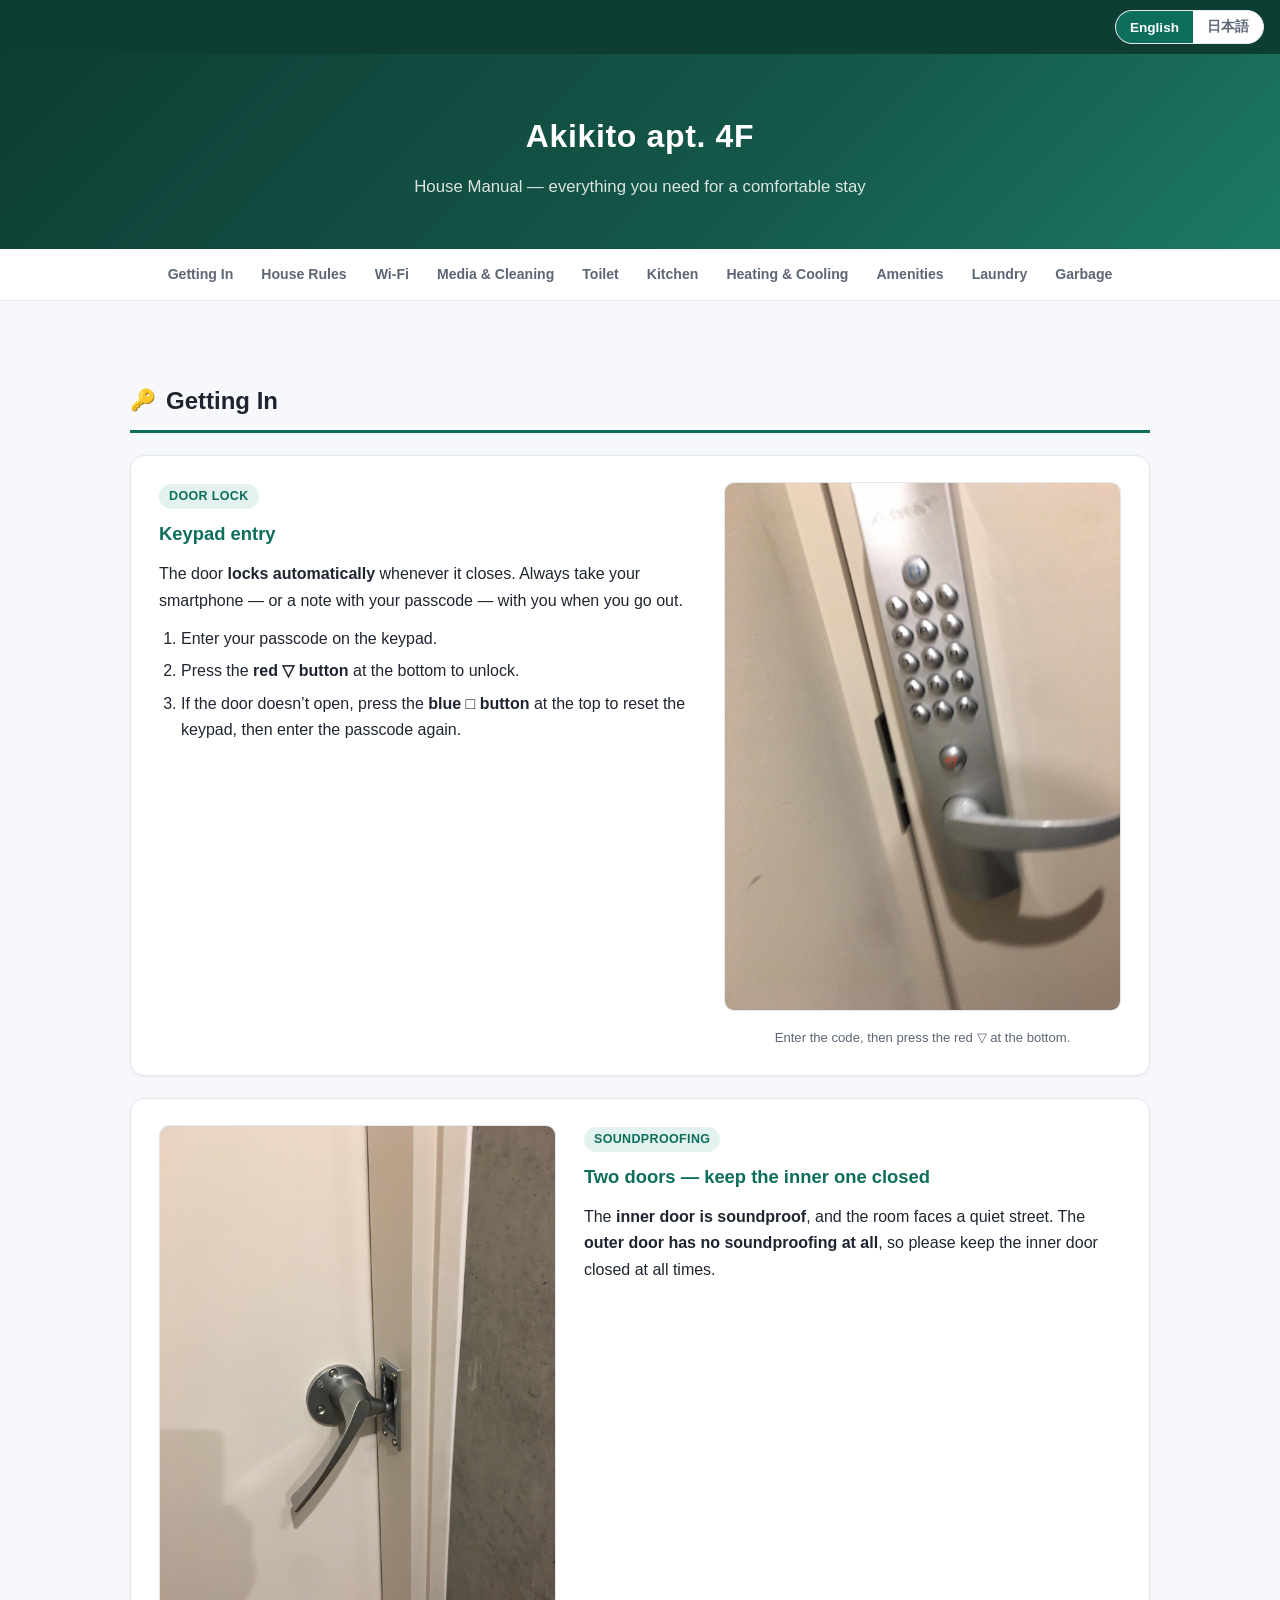
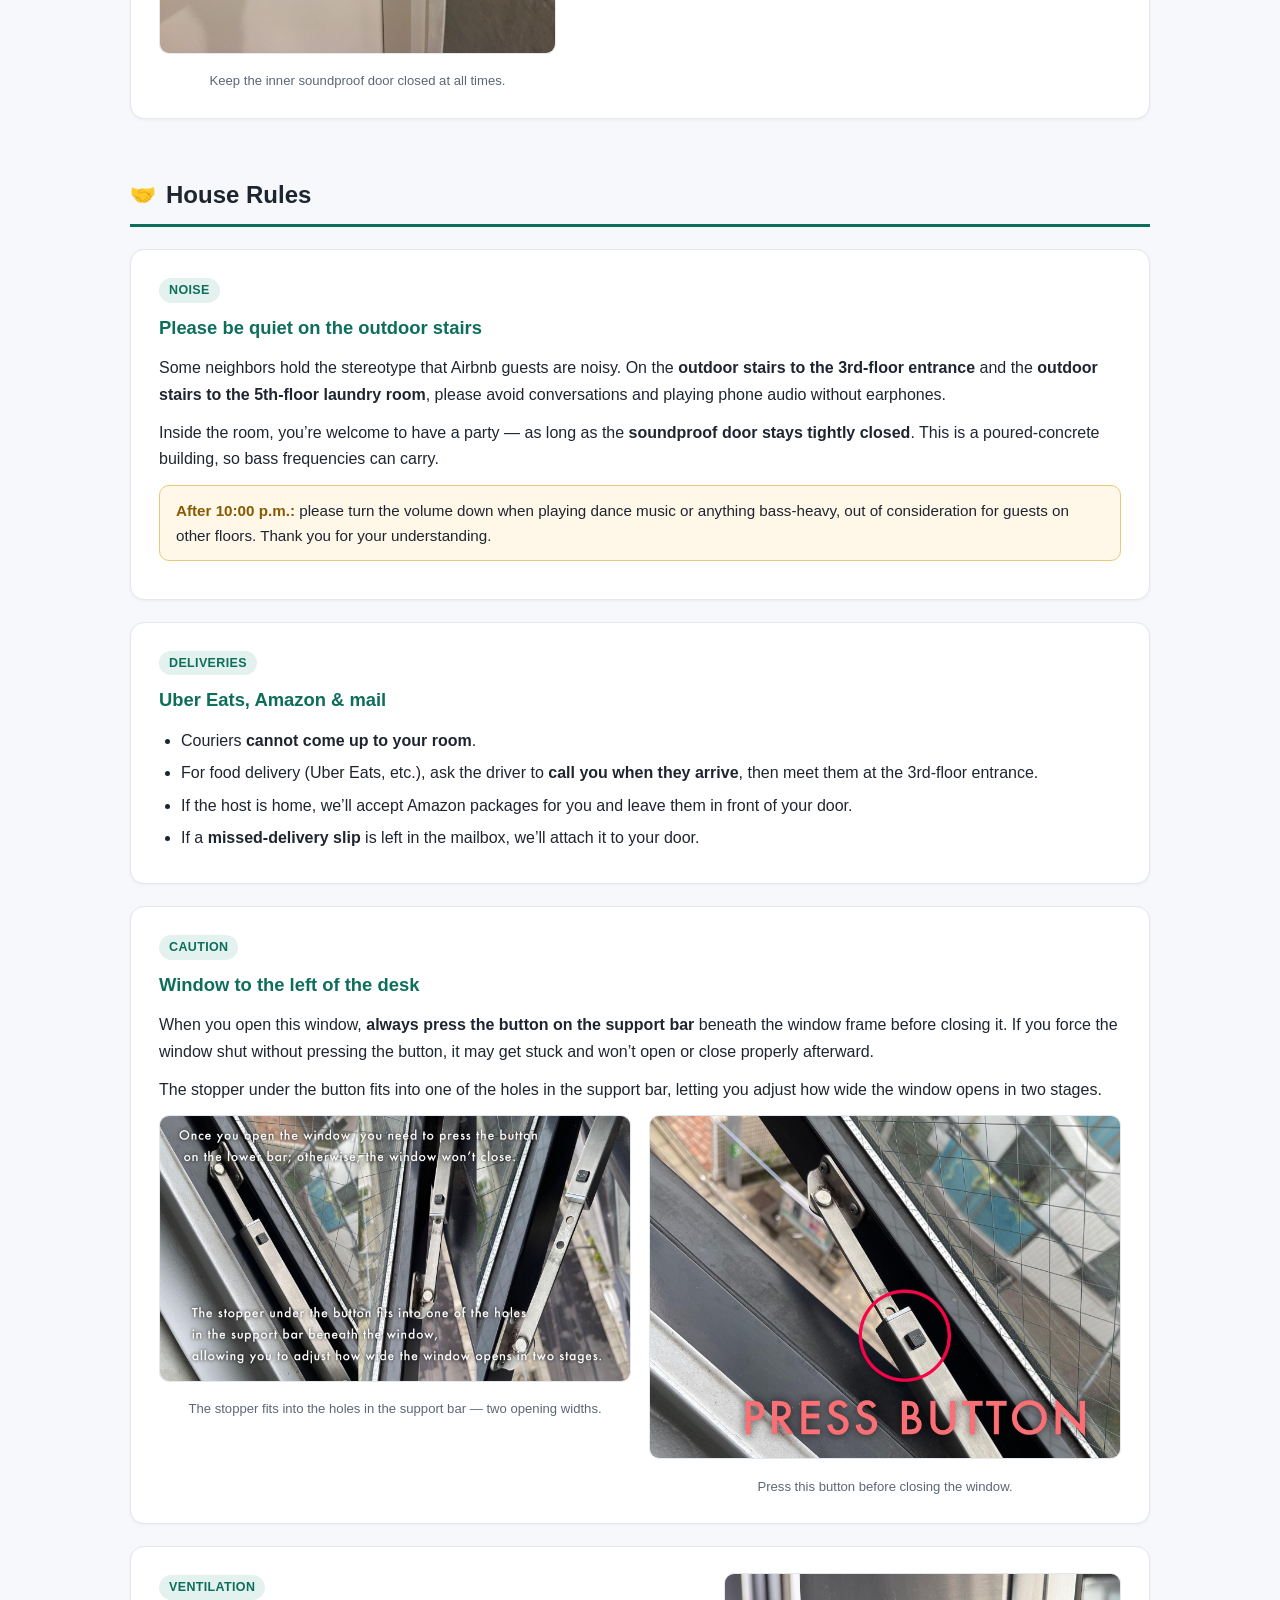
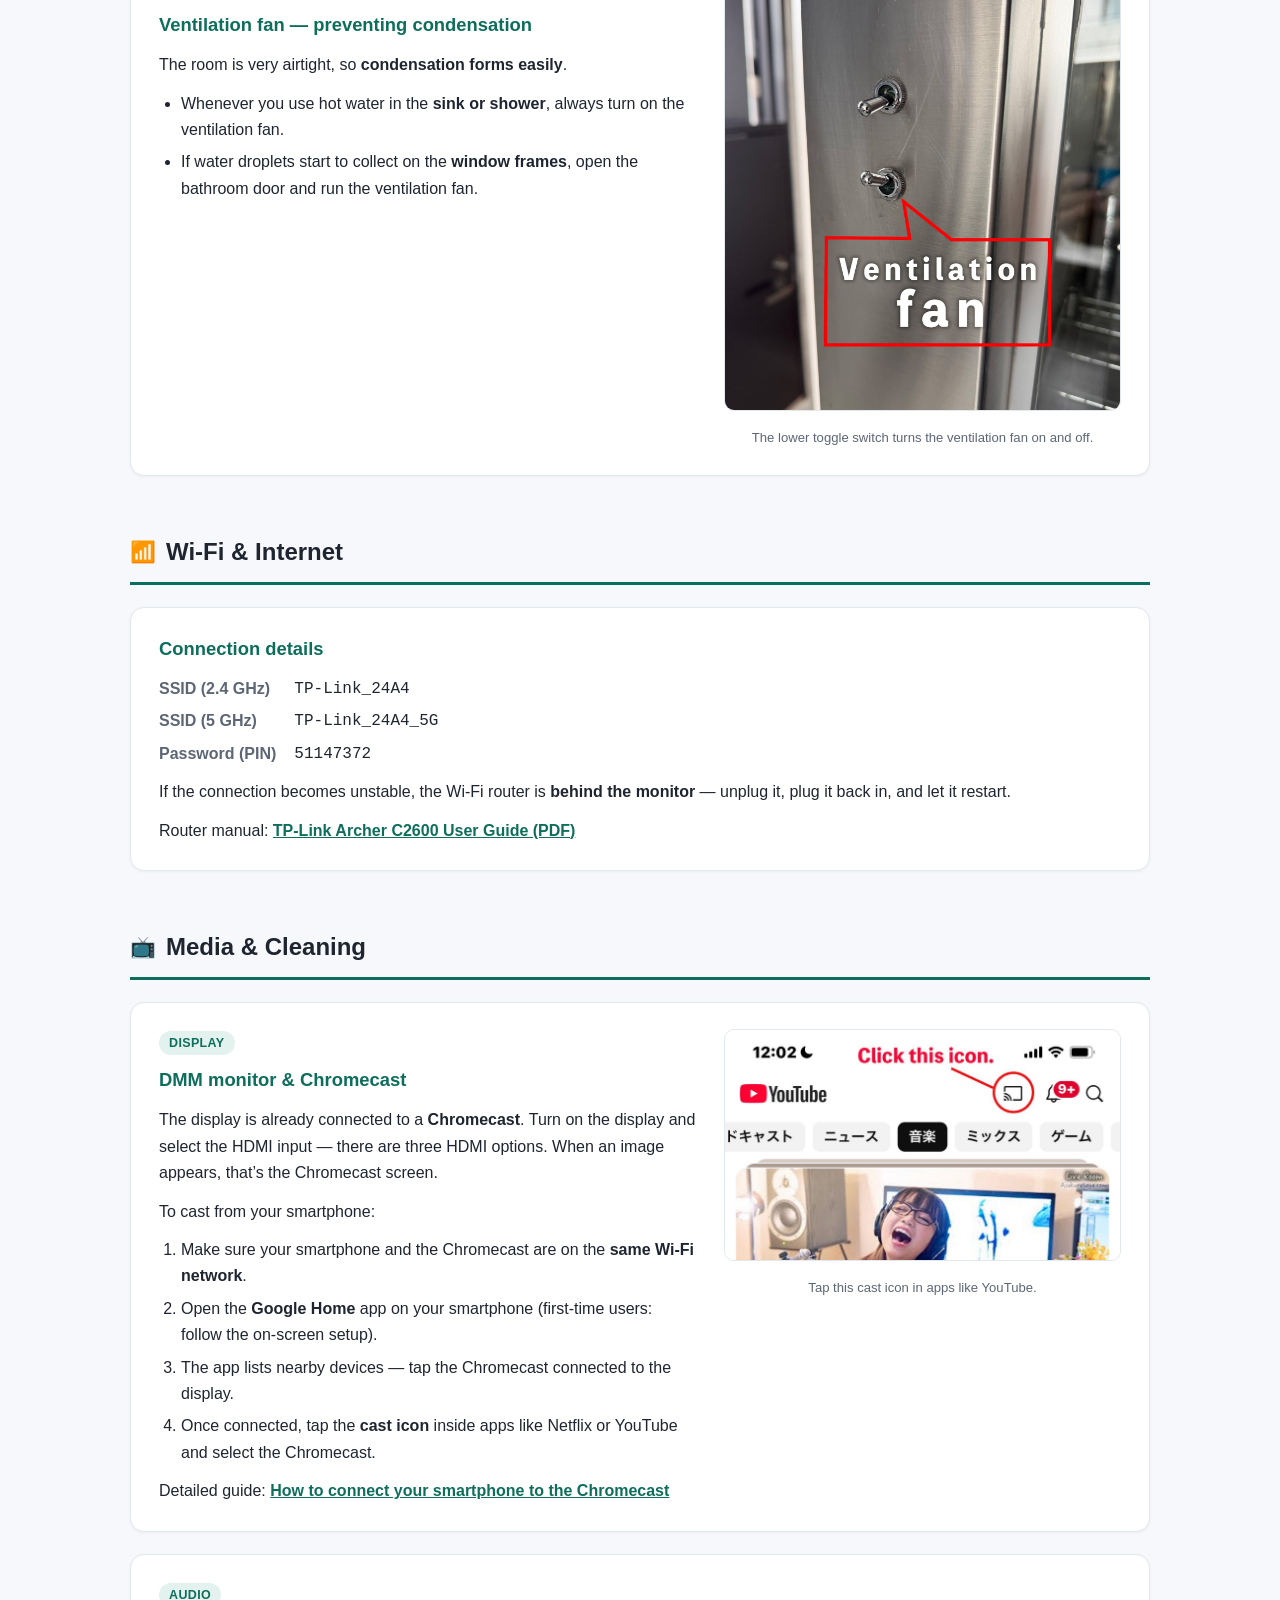
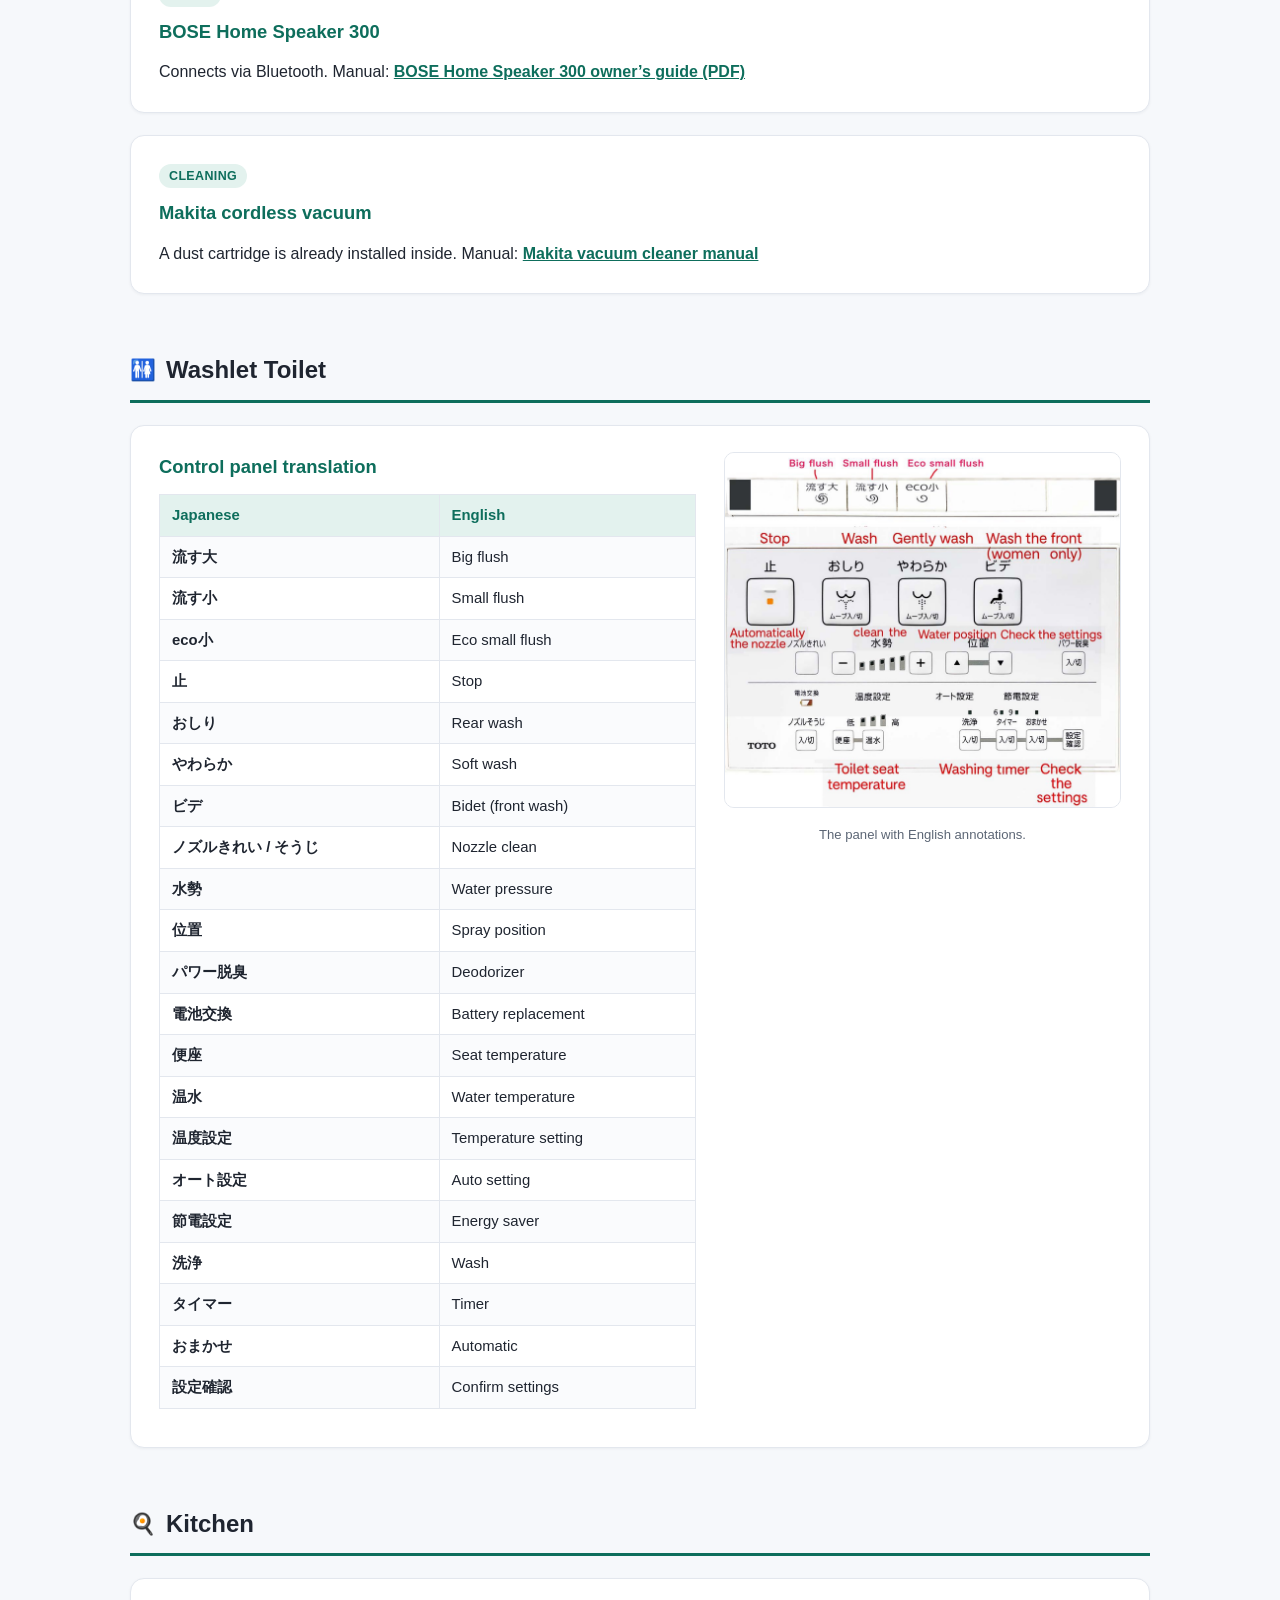
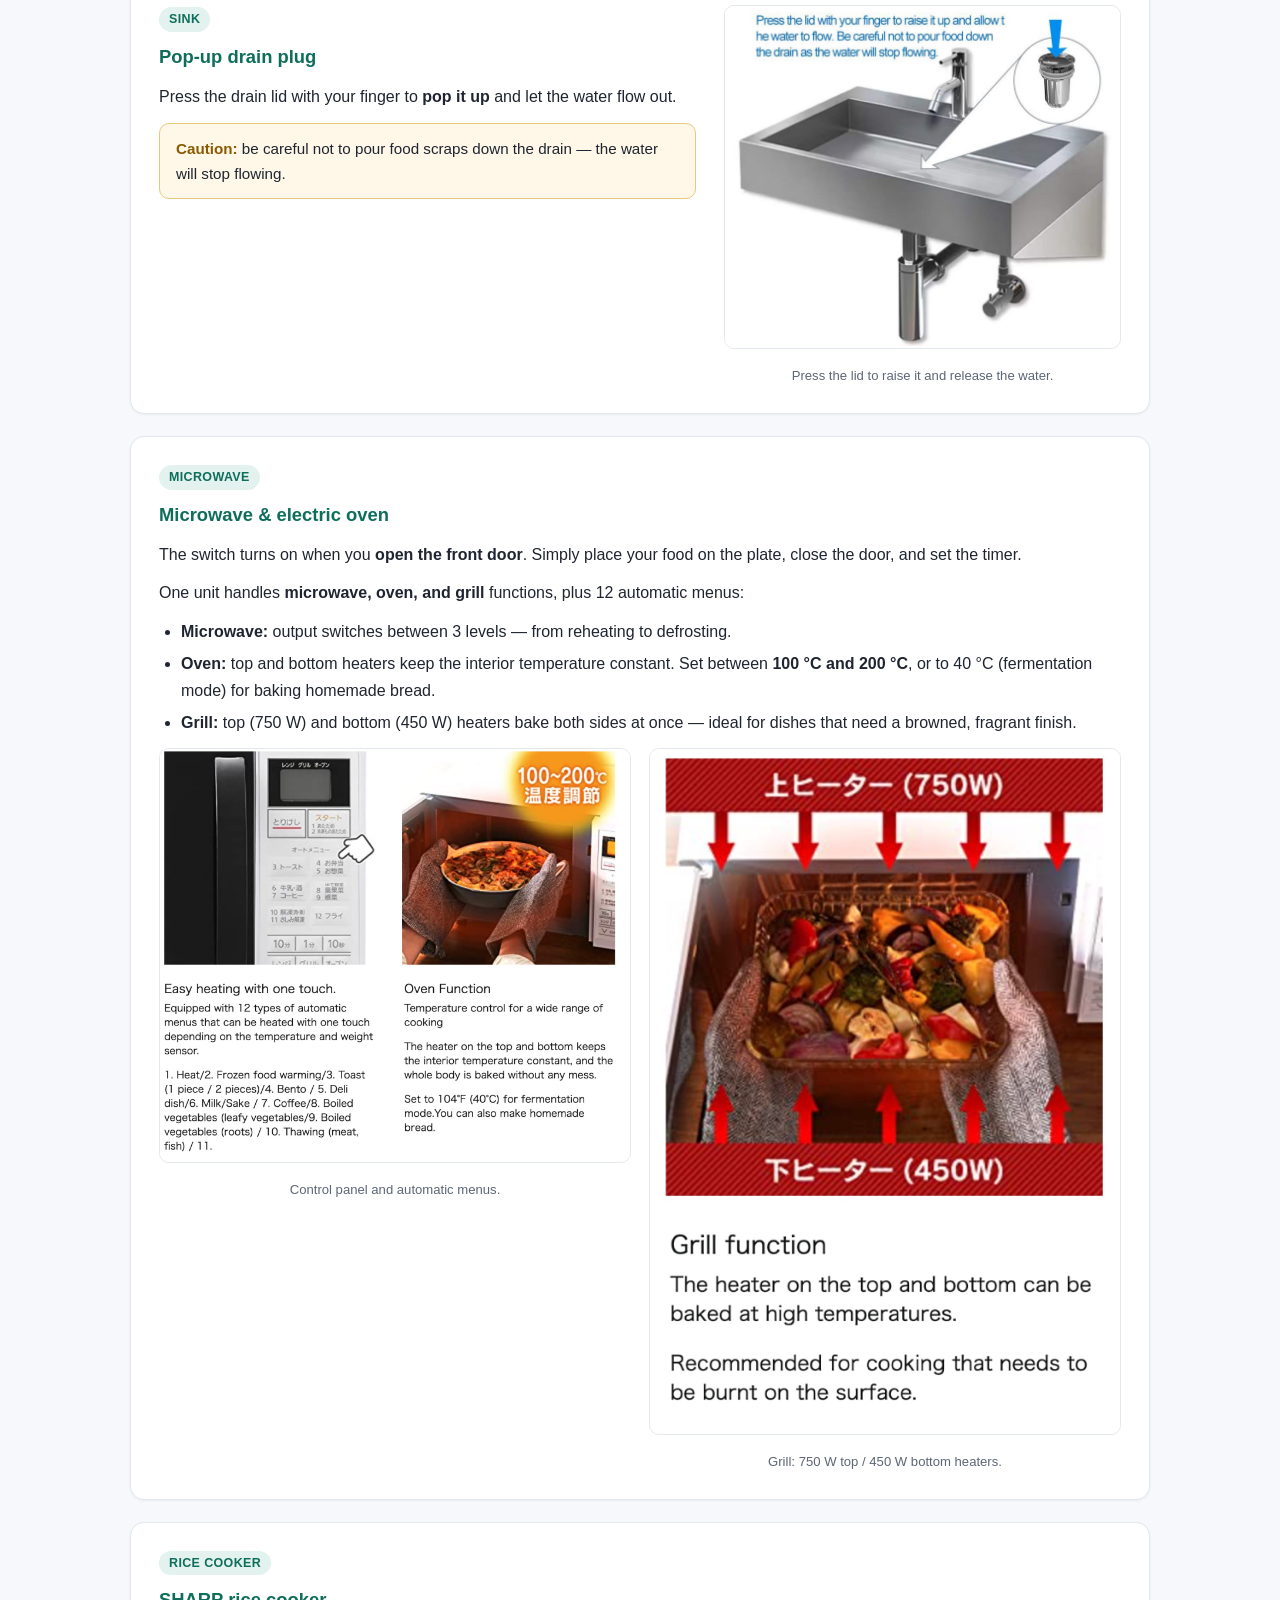
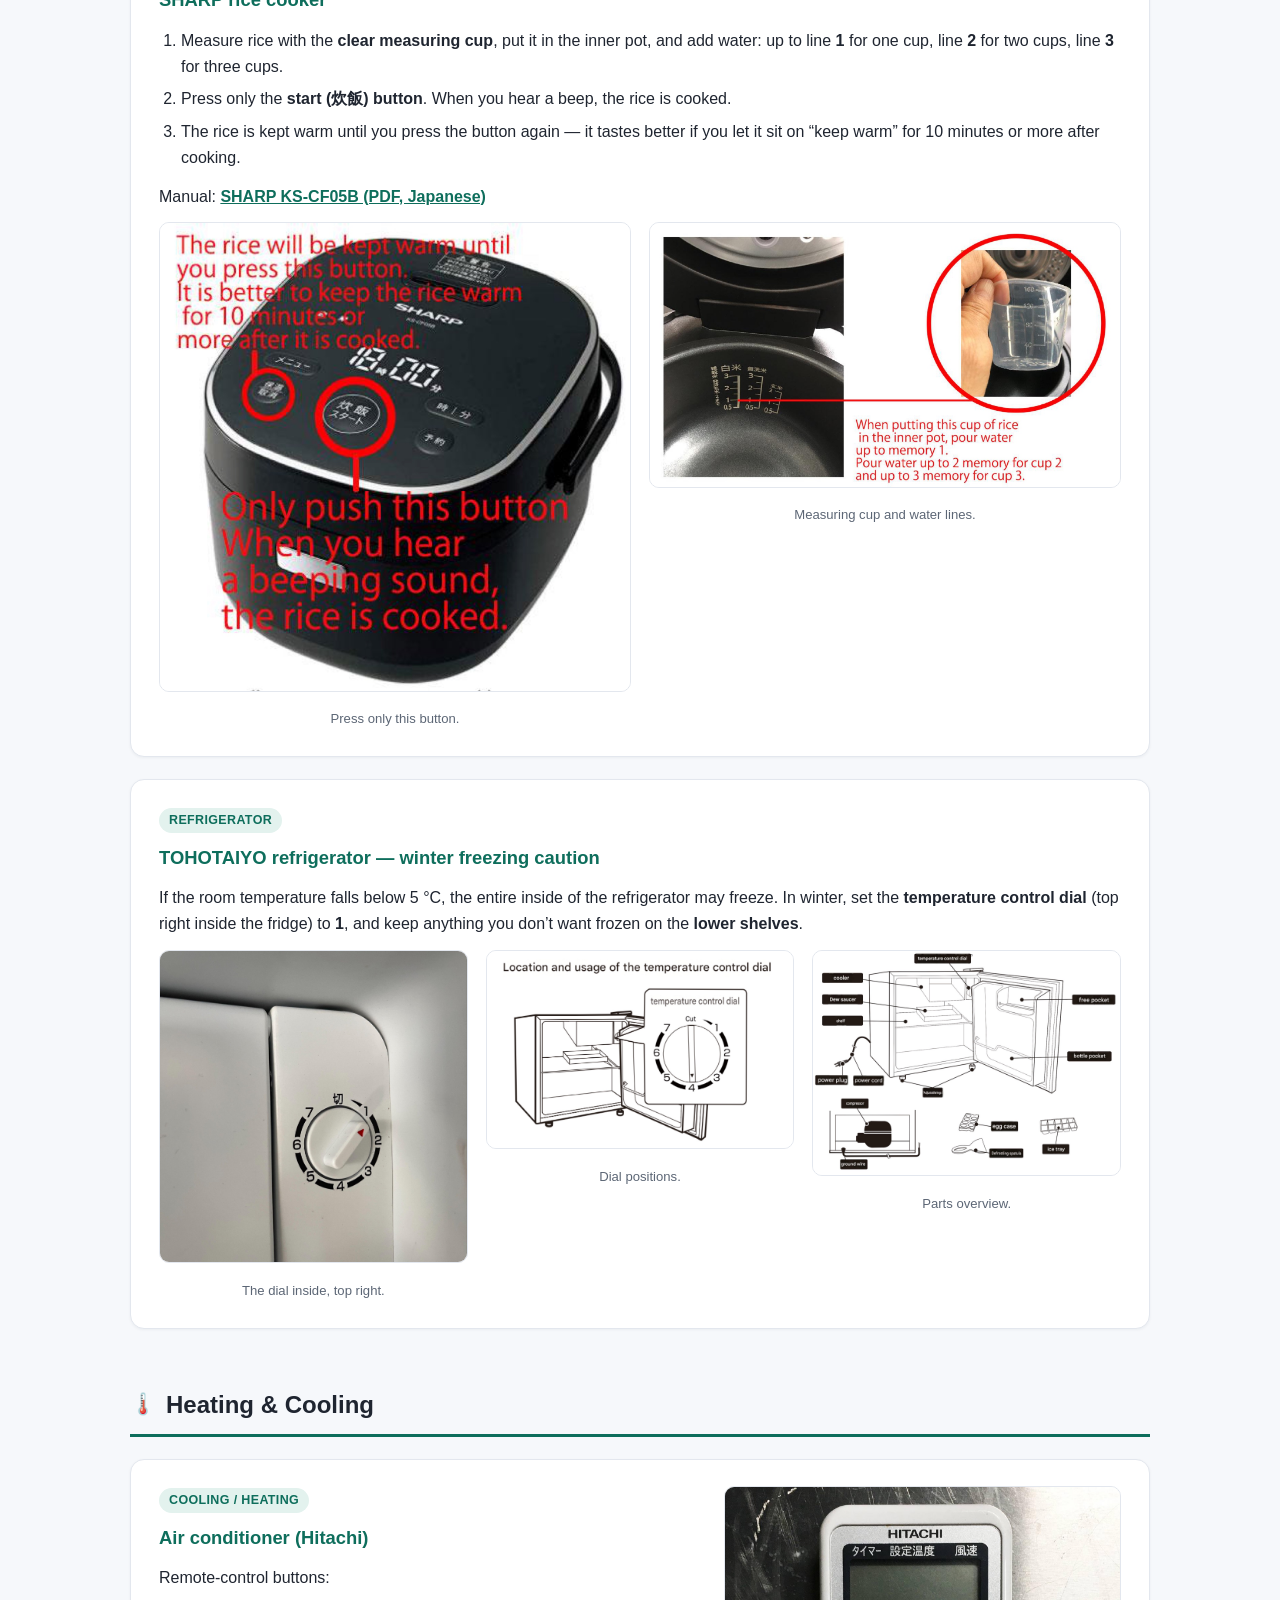
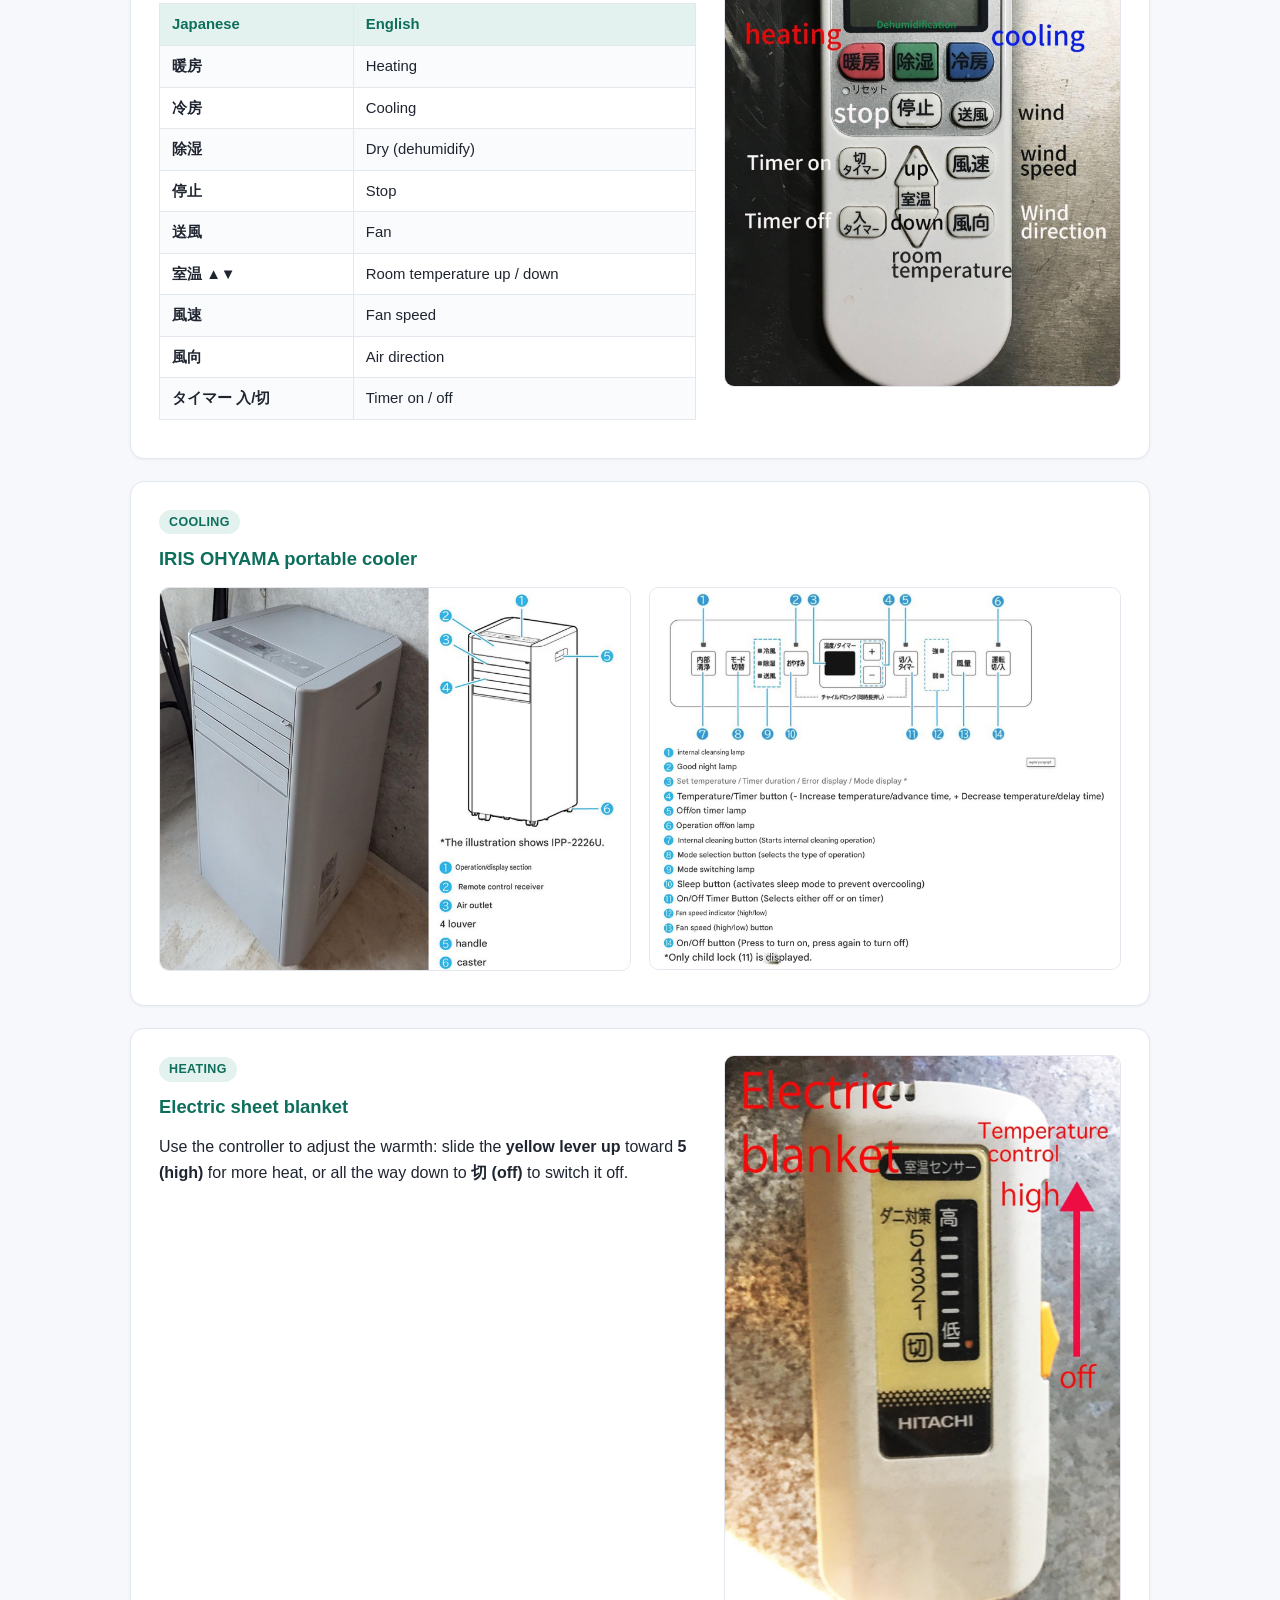
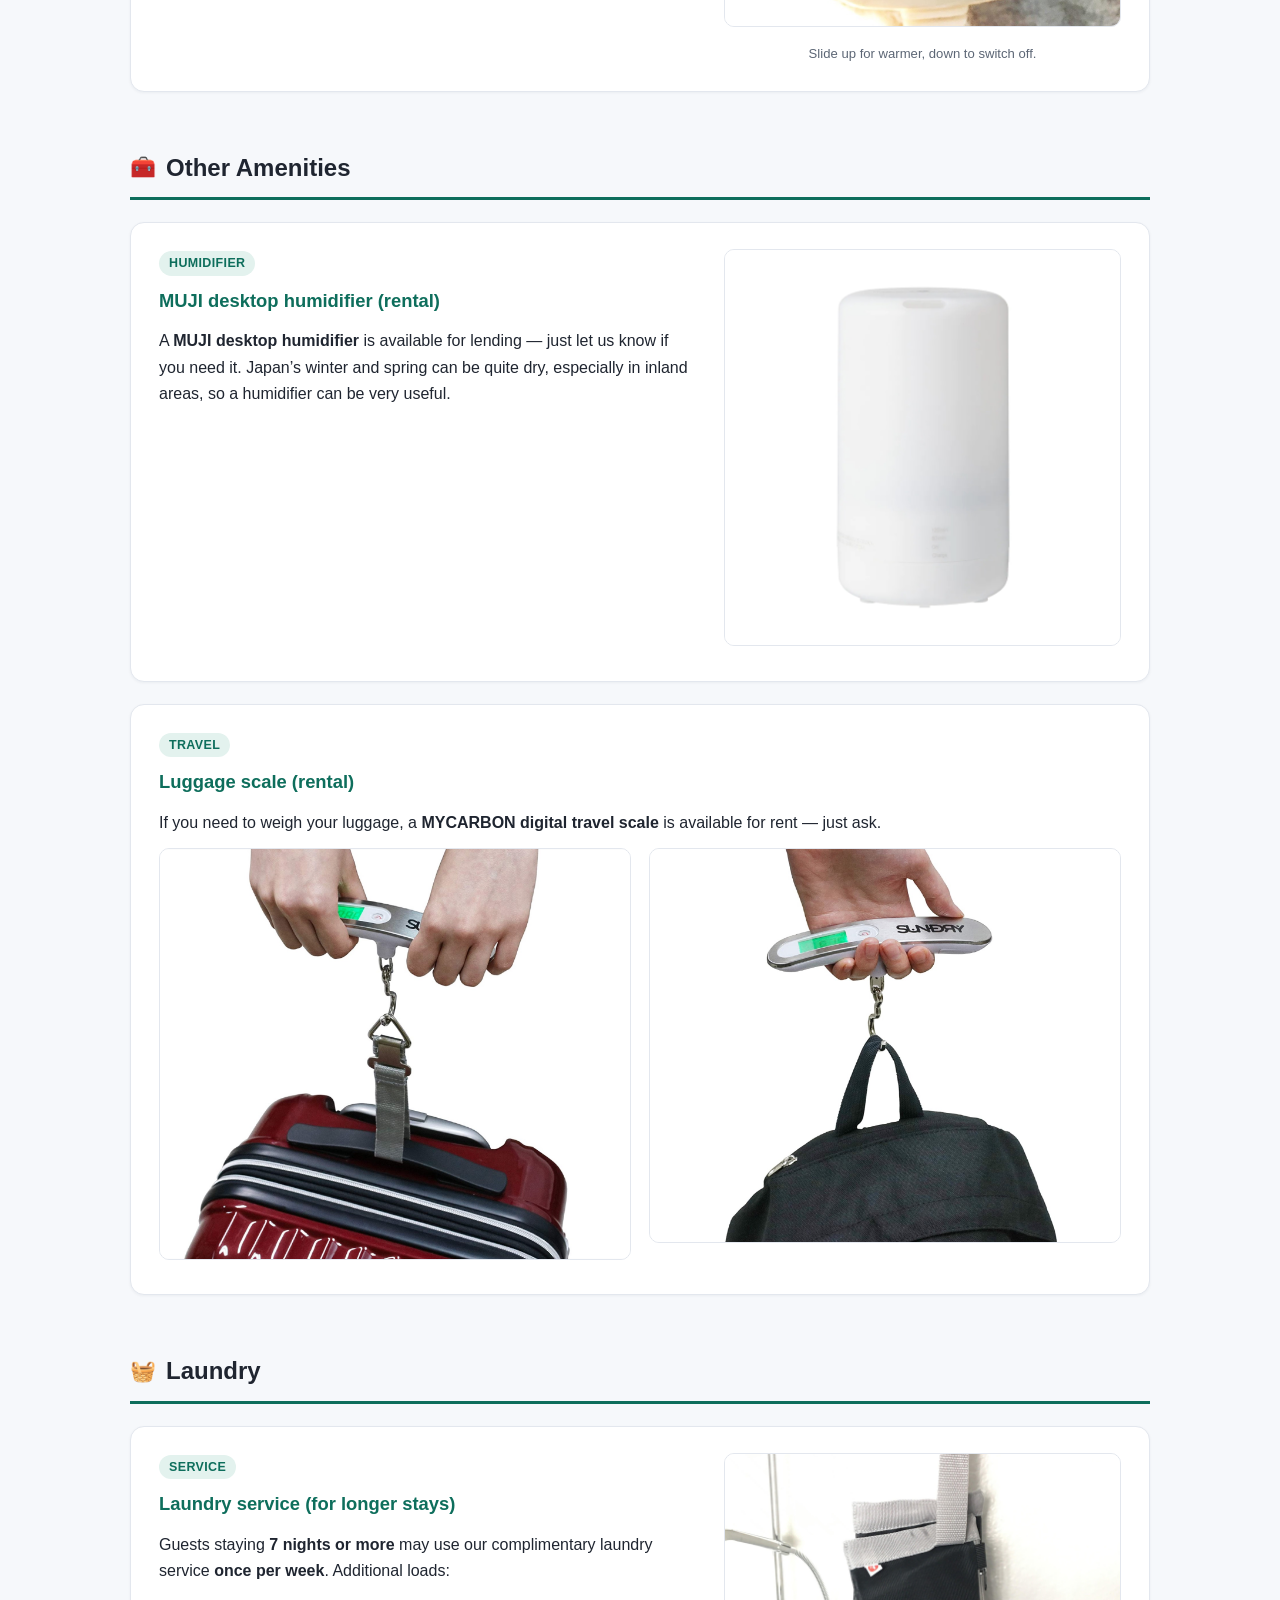
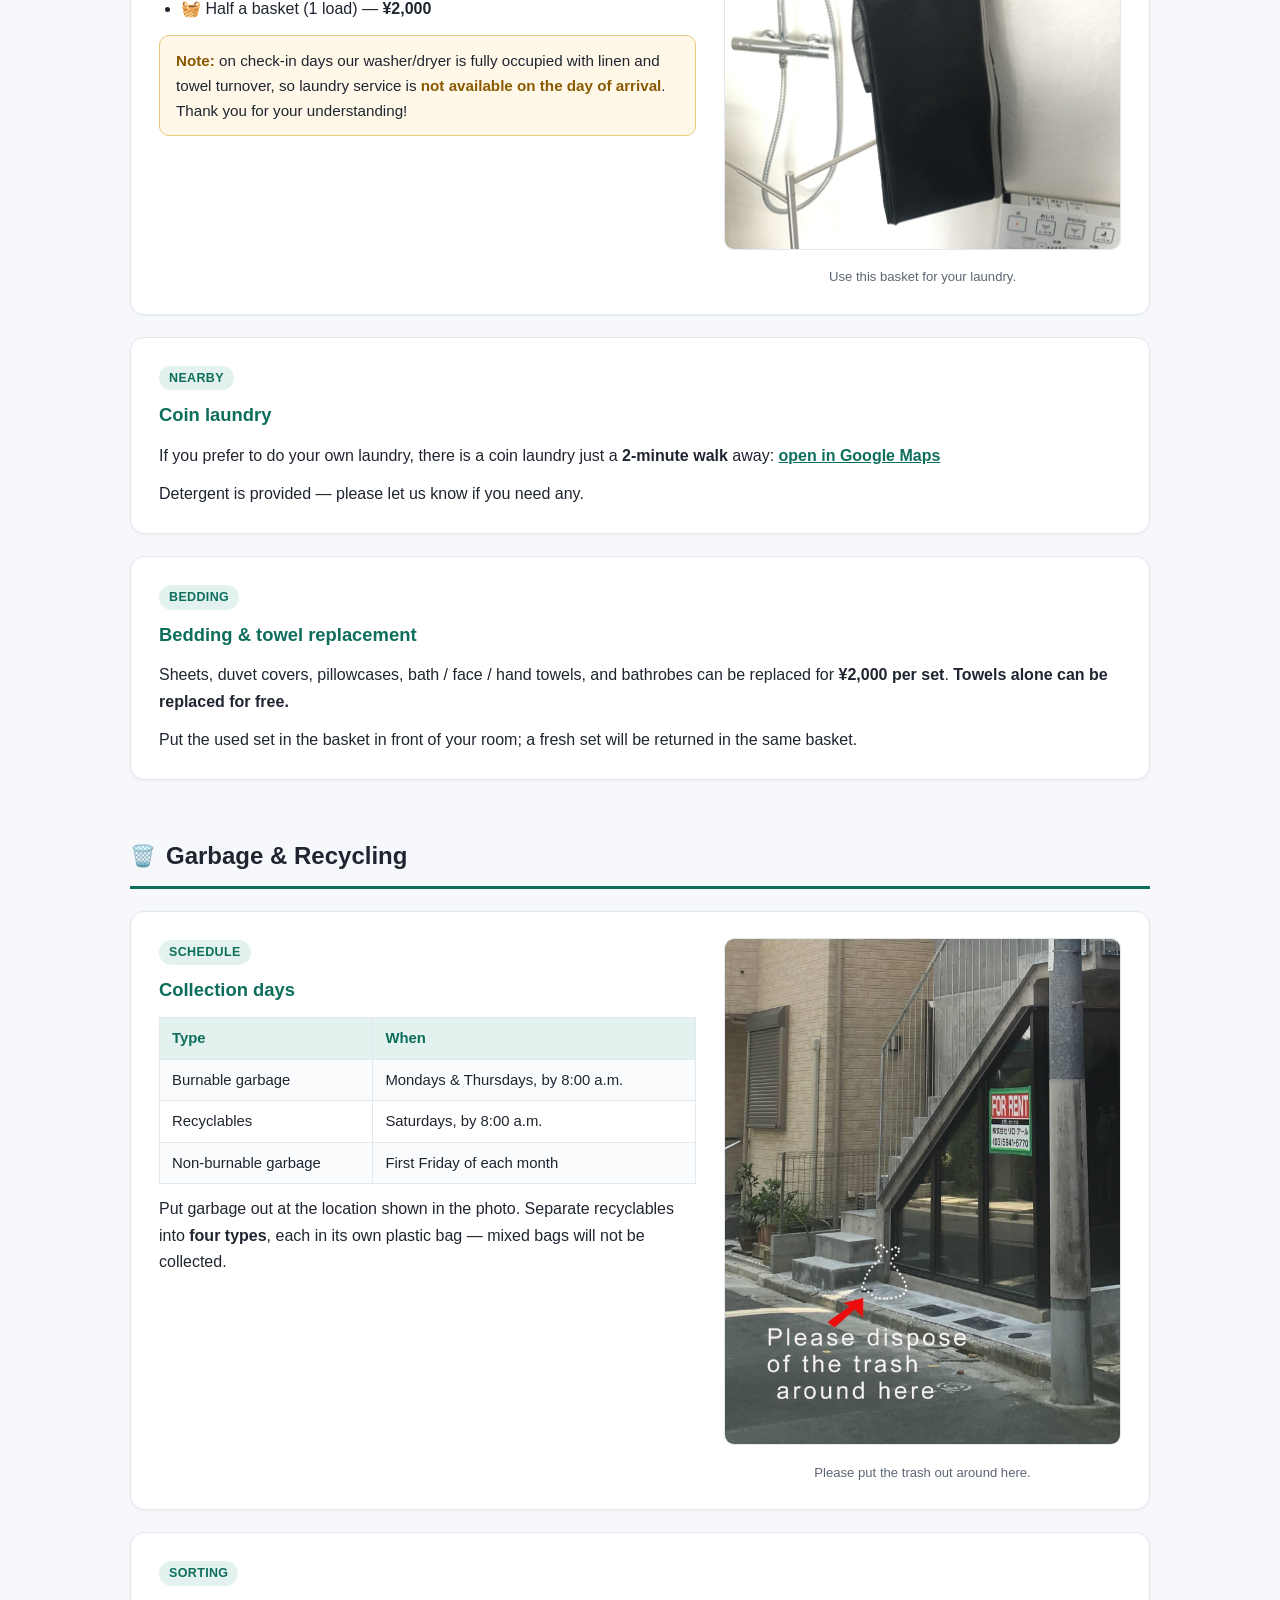
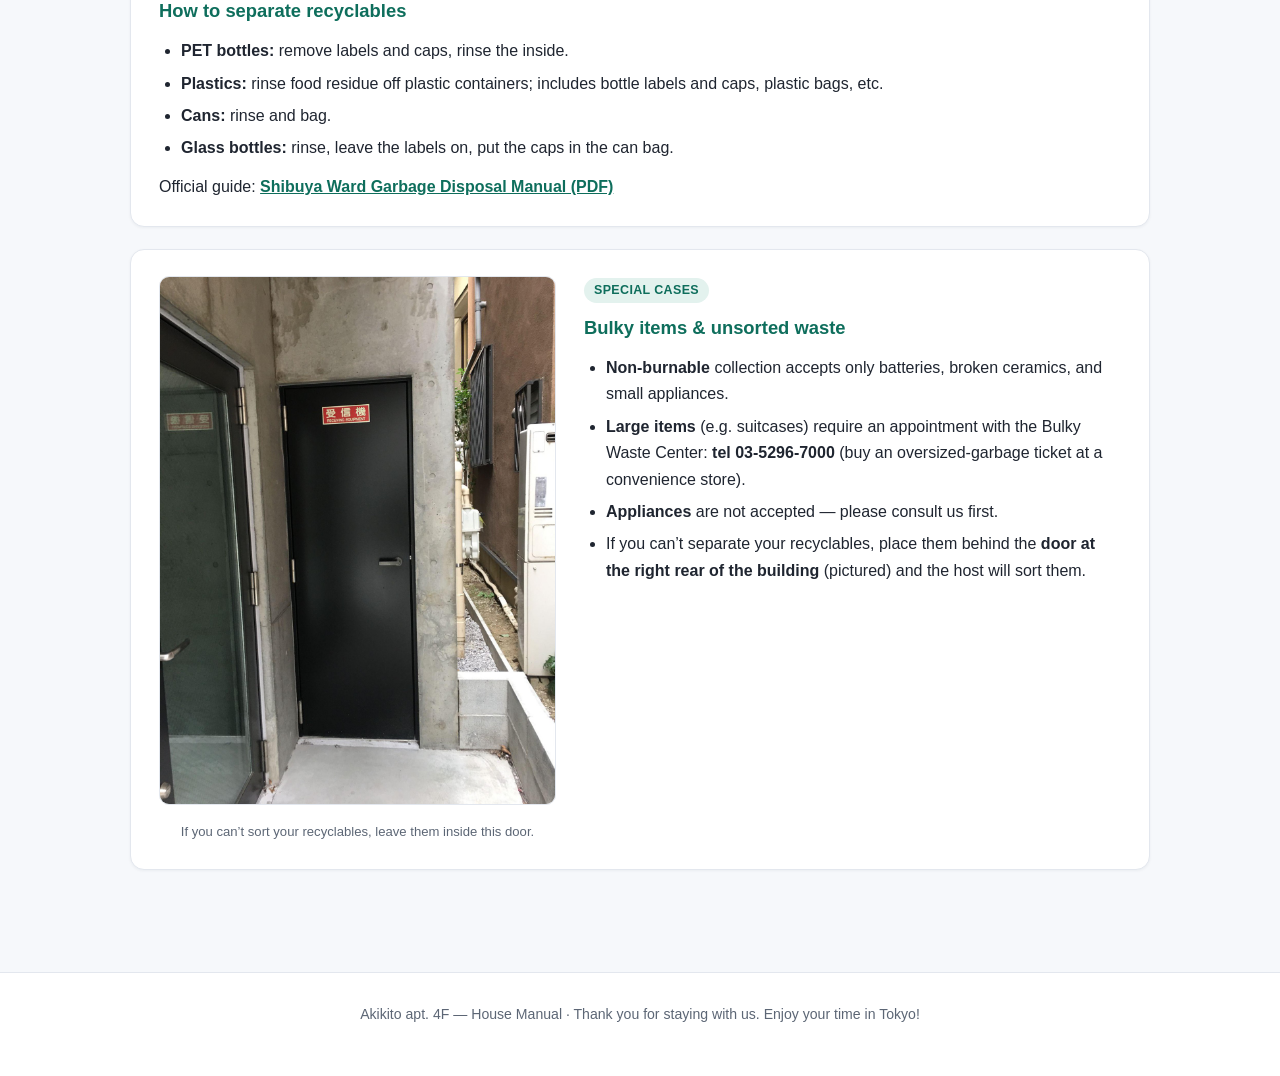
<file: 4f/index.html>
<!DOCTYPE html>
<html lang="en">
<head>
<meta charset="UTF-8">
<meta name="viewport" content="width=device-width, initial-scale=1.0">
<title>Akikito apt. 4F — House Manual</title>
<link rel="stylesheet" href="../style.css">
<style>
  /* language switching: only the active language is shown */
  html[lang="en"] [lang="ja"], html[lang="ja"] [lang="en"] { display: none !important; }
  .langbar { background: #0e3d33; padding: 10px 16px; text-align: right; }
  .langswitch { display: inline-flex; background: #fff; border: 1px solid var(--line); border-radius: 999px; overflow: hidden; }
  .langswitch button { border: none; background: none; padding: 7px 14px; font-size: .85rem; font-weight: 700; color: var(--muted); cursor: pointer; }
  .langswitch button[aria-pressed="true"] { background: var(--accent); color: #fff; }
  .red { color: #d00; font-weight: 700; }
  .blue { color: #1a3fd0; font-weight: 700; }
</style>
</head>
<body>

<div class="langbar"><div class="langswitch" role="group" aria-label="Language">
  <button type="button" data-lang="en" aria-pressed="true">English</button>
  <button type="button" data-lang="ja" aria-pressed="false">日本語</button>
</div></div>

<div lang="en">

<header class="hero">
  <h1>Akikito apt. 4F</h1>
  <p>House Manual &mdash; everything you need for a comfortable stay</p>
</header>

<nav>
  <div class="inner">
    <a href="#access">Getting In</a>
    <a href="#rules">House Rules</a>
    <a href="#wifi">Wi‑Fi</a>
    <a href="#media">Media &amp; Cleaning</a>
    <a href="#bathroom">Toilet</a>
    <a href="#kitchen">Kitchen</a>
    <a href="#climate">Heating &amp; Cooling</a>
    <a href="#amenities">Amenities</a>
    <a href="#laundry">Laundry</a>
    <a href="#garbage">Garbage</a>
  </div>
</nav>

<main>

  <!-- ===================== ACCESS ===================== -->
  <section id="access">
    <h2><span class="emoji">🔑</span> Getting In</h2>

    <div class="card split">
      <div>
        <span class="tag">Door lock</span>
        <h3>Keypad entry</h3>
        <p>The door <strong>locks automatically</strong> whenever it closes. Always take your smartphone — or a note with your passcode — with you when you go out.</p>
        <ol>
          <li>Enter your passcode on the keypad.</li>
          <li>Press the <strong>red ▽ button</strong> at the bottom to unlock.</li>
          <li>If the door doesn’t open, press the <strong>blue □ button</strong> at the top to reset the keypad, then enter the passcode again.</li>
        </ol>
      </div>
      <figure>
        <img src="images/door-keypad.jpg" alt="Keypad door lock">
        <figcaption>Enter the code, then press the red ▽ at the bottom.</figcaption>
      </figure>
    </div>

    <div class="card split rev">
      <figure>
        <img src="images/inner-door.jpg" alt="Soundproof inner door lever">
        <figcaption>Keep the inner soundproof door closed at all times.</figcaption>
      </figure>
      <div>
        <span class="tag">Soundproofing</span>
        <h3>Two doors — keep the inner one closed</h3>
        <p>The <strong>inner door is soundproof</strong>, and the room faces a quiet street. The <strong>outer door has no soundproofing at all</strong>, so please keep the inner door closed at all times.</p>
      </div>
    </div>
  </section>

  <!-- ===================== RULES ===================== -->
  <section id="rules">
    <h2><span class="emoji">🤝</span> House Rules</h2>

    <div class="card">
      <span class="tag">Noise</span>
      <h3>Please be quiet on the outdoor stairs</h3>
      <p>Some neighbors hold the stereotype that Airbnb guests are noisy. On the <strong>outdoor stairs to the 3rd‑floor entrance</strong> and the <strong>outdoor stairs to the 5th‑floor laundry room</strong>, please avoid conversations and playing phone audio without earphones.</p>
      <p>Inside the room, you’re welcome to have a party — as long as the <strong>soundproof door stays tightly closed</strong>. This is a poured‑concrete building, so bass frequencies can carry.</p>
      <div class="note"><strong>After 10:00 p.m.:</strong> please turn the volume down when playing dance music or anything bass‑heavy, out of consideration for guests on other floors. Thank you for your understanding.</div>
    </div>

    <div class="card">
      <span class="tag">Deliveries</span>
      <h3>Uber Eats, Amazon &amp; mail</h3>
      <ul>
        <li>Couriers <strong>cannot come up to your room</strong>.</li>
        <li>For food delivery (Uber Eats, etc.), ask the driver to <strong>call you when they arrive</strong>, then meet them at the 3rd‑floor entrance.</li>
        <li>If the host is home, we’ll accept Amazon packages for you and leave them in front of your door.</li>
        <li>If a <strong>missed‑delivery slip</strong> is left in the mailbox, we’ll attach it to your door.</li>
      </ul>
    </div>

    <div class="card">
      <span class="tag">Caution</span>
      <h3>Window to the left of the desk</h3>
      <p>When you open this window, <strong>always press the button on the support bar</strong> beneath the window frame before closing it. If you force the window shut without pressing the button, it may get stuck and won’t open or close properly afterward.</p>
      <p>The stopper under the button fits into one of the holes in the support bar, letting you adjust how wide the window opens in two stages.</p>
      <div class="figrow">
        <figure><img src="images/window-instructions.jpg" alt="How the window support bar and stopper work"><figcaption>The stopper fits into the holes in the support bar — two opening widths.</figcaption></figure>
        <figure><img src="images/window-button.jpg" alt="Button on the window support bar"><figcaption>Press this button before closing the window.</figcaption></figure>
      </div>
    </div>

    <div class="card split">
      <div>
        <span class="tag">Ventilation</span>
        <h3>Ventilation fan — preventing condensation</h3>
        <p>The room is very airtight, so <strong>condensation forms easily</strong>.</p>
        <ul>
          <li>Whenever you use hot water in the <strong>sink or shower</strong>, always turn on the ventilation fan.</li>
          <li>If water droplets start to collect on the <strong>window frames</strong>, open the bathroom door and run the ventilation fan.</li>
        </ul>
      </div>
      <figure>
        <img src="images/ventilation-fan.jpg" alt="Ventilation fan toggle switch">
        <figcaption>The lower toggle switch turns the ventilation fan on and off.</figcaption>
      </figure>
    </div>
  </section>

  <!-- ===================== WIFI ===================== -->
  <section id="wifi">
    <h2><span class="emoji">📶</span> Wi‑Fi &amp; Internet</h2>
    <div class="card">
      <h3>Connection details</h3>
      <dl class="kv">
        <dt>SSID (2.4 GHz)</dt><dd>TP-Link_24A4</dd>
        <dt>SSID (5 GHz)</dt><dd>TP-Link_24A4_5G</dd>
        <dt>Password (PIN)</dt><dd>51147372</dd>
      </dl>
      <p>If the connection becomes unstable, the Wi‑Fi router is <strong>behind the monitor</strong> — unplug it, plug it back in, and let it restart.</p>
      <p>Router manual: <a href="https://content.abt.com/documents/69451/ARCHERC2600_manual.pdf" target="_blank" rel="noopener">TP‑Link Archer C2600 User Guide (PDF)</a></p>
    </div>
  </section>

  <!-- ===================== MEDIA ===================== -->
  <section id="media">
    <h2><span class="emoji">📺</span> Media &amp; Cleaning</h2>

    <div class="card split">
      <div>
        <span class="tag">Display</span>
        <h3>DMM monitor &amp; Chromecast</h3>
        <p>The display is already connected to a <strong>Chromecast</strong>. Turn on the display and select the HDMI input — there are three HDMI options. When an image appears, that’s the Chromecast screen.</p>
        <p>To cast from your smartphone:</p>
        <ol>
          <li>Make sure your smartphone and the Chromecast are on the <strong>same Wi‑Fi network</strong>.</li>
          <li>Open the <strong>Google Home</strong> app on your smartphone (first‑time users: follow the on‑screen setup).</li>
          <li>The app lists nearby devices — tap the Chromecast connected to the display.</li>
          <li>Once connected, tap the <strong>cast icon</strong> inside apps like Netflix or YouTube and select the Chromecast.</li>
        </ol>
        <p>Detailed guide: <a href="https://behomaznakikito.github.io/chromecast-guide/" target="_blank" rel="noopener">How to connect your smartphone to the Chromecast</a></p>
      </div>
      <figure>
        <img src="images/cast-icon.jpg" alt="Cast icon in the YouTube app">
        <figcaption>Tap this cast icon in apps like YouTube.</figcaption>
      </figure>
    </div>

    <div class="card">
      <span class="tag">Audio</span>
      <h3>BOSE Home Speaker 300</h3>
      <p>Connects via Bluetooth. Manual: <a href="https://assets.bosecreative.com/m/6df9b6ef1cad21a9/original/830857_og_bose-home-speaker-300_ml.pdf" target="_blank" rel="noopener">BOSE Home Speaker 300 owner’s guide (PDF)</a></p>
    </div>

    <div class="card">
      <span class="tag">Cleaning</span>
      <h3>Makita cordless vacuum</h3>
      <p>A dust cartridge is already installed inside. Manual: <a href="https://www.manua.ls/makita/cl100d/manual" target="_blank" rel="noopener">Makita vacuum cleaner manual</a></p>
    </div>
  </section>

  <!-- ===================== BATHROOM ===================== -->
  <section id="bathroom">
    <h2><span class="emoji">🚻</span> Washlet Toilet</h2>
    <div class="card split">
      <div>
        <h3>Control panel translation</h3>
        <table>
          <tr><th>Japanese</th><th>English</th></tr>
          <tr><td class="jp">流す大</td><td>Big flush</td></tr>
          <tr><td class="jp">流す小</td><td>Small flush</td></tr>
          <tr><td class="jp">eco小</td><td>Eco small flush</td></tr>
          <tr><td class="jp">止</td><td>Stop</td></tr>
          <tr><td class="jp">おしり</td><td>Rear wash</td></tr>
          <tr><td class="jp">やわらか</td><td>Soft wash</td></tr>
          <tr><td class="jp">ビデ</td><td>Bidet (front wash)</td></tr>
          <tr><td class="jp">ノズルきれい / そうじ</td><td>Nozzle clean</td></tr>
          <tr><td class="jp">水勢</td><td>Water pressure</td></tr>
          <tr><td class="jp">位置</td><td>Spray position</td></tr>
          <tr><td class="jp">パワー脱臭</td><td>Deodorizer</td></tr>
          <tr><td class="jp">電池交換</td><td>Battery replacement</td></tr>
          <tr><td class="jp">便座</td><td>Seat temperature</td></tr>
          <tr><td class="jp">温水</td><td>Water temperature</td></tr>
          <tr><td class="jp">温度設定</td><td>Temperature setting</td></tr>
          <tr><td class="jp">オート設定</td><td>Auto setting</td></tr>
          <tr><td class="jp">節電設定</td><td>Energy saver</td></tr>
          <tr><td class="jp">洗浄</td><td>Wash</td></tr>
          <tr><td class="jp">タイマー</td><td>Timer</td></tr>
          <tr><td class="jp">おまかせ</td><td>Automatic</td></tr>
          <tr><td class="jp">設定確認</td><td>Confirm settings</td></tr>
        </table>
      </div>
      <figure>
        <img src="images/toilet-panel.jpg" alt="Washlet toilet control panel with English labels">
        <figcaption>The panel with English annotations.</figcaption>
      </figure>
    </div>
  </section>

  <!-- ===================== KITCHEN ===================== -->
  <section id="kitchen">
    <h2><span class="emoji">🍳</span> Kitchen</h2>

    <div class="card split">
      <div>
        <span class="tag">Sink</span>
        <h3>Pop‑up drain plug</h3>
        <p>Press the drain lid with your finger to <strong>pop it up</strong> and let the water flow out.</p>
        <div class="note"><strong>Caution:</strong> be careful not to pour food scraps down the drain — the water will stop flowing.</div>
      </div>
      <figure>
        <img src="images/sink-drain.jpg" alt="Sink with pop-up drain plug">
        <figcaption>Press the lid to raise it and release the water.</figcaption>
      </figure>
    </div>

    <div class="card">
      <span class="tag">Microwave</span>
      <h3>Microwave &amp; electric oven</h3>
      <p>The switch turns on when you <strong>open the front door</strong>. Simply place your food on the plate, close the door, and set the timer.</p>
      <p>One unit handles <strong>microwave, oven, and grill</strong> functions, plus 12 automatic menus:</p>
      <ul>
        <li><strong>Microwave:</strong> output switches between 3 levels — from reheating to defrosting.</li>
        <li><strong>Oven:</strong> top and bottom heaters keep the interior temperature constant. Set between <strong>100 °C and 200 °C</strong>, or to 40 °C (fermentation mode) for baking homemade bread.</li>
        <li><strong>Grill:</strong> top (750 W) and bottom (450 W) heaters bake both sides at once — ideal for dishes that need a browned, fragrant finish.</li>
      </ul>
      <div class="figrow">
        <figure><img src="images/microwave-panel.jpg" alt="Microwave control panel and oven function overview"><figcaption>Control panel and automatic menus.</figcaption></figure>
        <figure><img src="images/microwave-grill.jpg" alt="Grill function with top and bottom heaters"><figcaption>Grill: 750 W top / 450 W bottom heaters.</figcaption></figure>
      </div>
    </div>

    <div class="card">
      <span class="tag">Rice cooker</span>
      <h3>SHARP rice cooker</h3>
      <ol>
        <li>Measure rice with the <strong>clear measuring cup</strong>, put it in the inner pot, and add water: up to line <strong>1</strong> for one cup, line <strong>2</strong> for two cups, line <strong>3</strong> for three cups.</li>
        <li>Press only the <strong>start (炊飯) button</strong>. When you hear a beep, the rice is cooked.</li>
        <li>The rice is kept warm until you press the button again — it tastes better if you let it sit on “keep warm” for 10 minutes or more after cooking.</li>
      </ol>
      <p>Manual: <a href="https://jp.sharp/support/ricecooker/doc/kscf05b.pdf" target="_blank" rel="noopener">SHARP KS‑CF05B (PDF, Japanese)</a></p>
      <div class="figrow">
        <figure><img src="images/rice-cooker.jpg" alt="Rice cooker with annotated start button"><figcaption>Press only this button.</figcaption></figure>
        <figure><img src="images/rice-cup.jpg" alt="Rice measuring cup and inner pot water lines"><figcaption>Measuring cup and water lines.</figcaption></figure>
      </div>
    </div>

    <div class="card">
      <span class="tag">Refrigerator</span>
      <h3>TOHOTAIYO refrigerator — winter freezing caution</h3>
      <p>If the room temperature falls below 5&nbsp;°C, the entire inside of the refrigerator may freeze. In winter, set the <strong>temperature control dial</strong> (top right inside the fridge) to <strong>1</strong>, and keep anything you don’t want frozen on the <strong>lower shelves</strong>.</p>
      <div class="figrow">
        <figure><img src="images/fridge-dial.jpg" alt="Refrigerator temperature dial"><figcaption>The dial inside, top right.</figcaption></figure>
        <figure><img src="images/fridge-dial-diagram.jpg" alt="Diagram of the temperature control dial"><figcaption>Dial positions.</figcaption></figure>
        <figure><img src="images/fridge-parts.jpg" alt="Refrigerator parts diagram"><figcaption>Parts overview.</figcaption></figure>
      </div>
    </div>
  </section>

  <!-- ===================== CLIMATE ===================== -->
  <section id="climate">
    <h2><span class="emoji">🌡️</span> Heating &amp; Cooling</h2>

    <div class="card split">
      <div>
        <span class="tag">Cooling / Heating</span>
        <h3>Air conditioner (Hitachi)</h3>
        <p>Remote‑control buttons:</p>
        <table>
          <tr><th>Japanese</th><th>English</th></tr>
          <tr><td class="jp">暖房</td><td>Heating</td></tr>
          <tr><td class="jp">冷房</td><td>Cooling</td></tr>
          <tr><td class="jp">除湿</td><td>Dry (dehumidify)</td></tr>
          <tr><td class="jp">停止</td><td>Stop</td></tr>
          <tr><td class="jp">送風</td><td>Fan</td></tr>
          <tr><td class="jp">室温 ▲▼</td><td>Room temperature up / down</td></tr>
          <tr><td class="jp">風速</td><td>Fan speed</td></tr>
          <tr><td class="jp">風向</td><td>Air direction</td></tr>
          <tr><td class="jp">タイマー 入/切</td><td>Timer on / off</td></tr>
        </table>
      </div>
      <figure>
        <img src="images/ac-remote.jpg" alt="Hitachi air conditioner remote with English labels">
      </figure>
    </div>

    <div class="card">
      <span class="tag">Cooling</span>
      <h3>IRIS OHYAMA portable cooler</h3>
      <div class="figrow">
        <figure><img src="images/portable-cooler.jpg" alt="IRIS OHYAMA portable cooler and parts diagram"></figure>
        <figure><img src="images/portable-cooler-panel.jpg" alt="Portable cooler control panel legend"></figure>
      </div>
    </div>

    <div class="card split">
      <div>
        <span class="tag">Heating</span>
        <h3>Electric sheet blanket</h3>
        <p>Use the controller to adjust the warmth: slide the <strong>yellow lever up</strong> toward <strong>5 (high)</strong> for more heat, or all the way down to <strong>切 (off)</strong> to switch it off.</p>
      </div>
      <figure>
        <img src="images/electric-blanket.jpg" alt="Electric blanket controller with temperature scale">
        <figcaption>Slide up for warmer, down to switch off.</figcaption>
      </figure>
    </div>
  </section>

  <!-- ===================== AMENITIES ===================== -->
  <section id="amenities">
    <h2><span class="emoji">🧰</span> Other Amenities</h2>

    <div class="card split">
      <div>
        <span class="tag">Humidifier</span>
        <h3>MUJI desktop humidifier (rental)</h3>
        <p>A <strong>MUJI desktop humidifier</strong> is available for lending — just let us know if you need it. Japan’s winter and spring can be quite dry, especially in inland areas, so a humidifier can be very useful.</p>
      </div>
      <figure>
        <img src="images/humidifier.jpg" alt="MUJI desktop humidifier">
      </figure>
    </div>

    <div class="card">
      <span class="tag">Travel</span>
      <h3>Luggage scale (rental)</h3>
      <p>If you need to weigh your luggage, a <strong>MYCARBON digital travel scale</strong> is available for rent — just ask.</p>
      <div class="figrow">
        <figure><img src="images/luggage-scale-1.jpg" alt="Digital luggage scale weighing a suitcase"></figure>
        <figure><img src="images/luggage-scale-2.jpg" alt="Digital luggage scale weighing a backpack"></figure>
      </div>
    </div>
  </section>

  <!-- ===================== LAUNDRY ===================== -->
  <section id="laundry">
    <h2><span class="emoji">🧺</span> Laundry</h2>

    <div class="card split">
      <div>
        <span class="tag">Service</span>
        <h3>Laundry service (for longer stays)</h3>
        <p>Guests staying <strong>7 nights or more</strong> may use our complimentary laundry service <strong>once per week</strong>. Additional loads:</p>
        <ul>
          <li>🧺 Half a basket (1 load) — <strong>¥2,000</strong></li>
        </ul>
        <div class="note"><strong>Note:</strong> on check‑in days our washer/dryer is fully occupied with linen and towel turnover, so laundry service is <strong>not available on the day of arrival</strong>. Thank you for your understanding!</div>
      </div>
      <figure>
        <img src="images/laundry-basket.jpg" alt="Black folding laundry basket">
        <figcaption>Use this basket for your laundry.</figcaption>
      </figure>
    </div>

    <div class="card">
      <span class="tag">Nearby</span>
      <h3>Coin laundry</h3>
      <p>If you prefer to do your own laundry, there is a coin laundry just a <strong>2‑minute walk</strong> away: <a href="https://maps.app.goo.gl/skG8wQVLV6CWzDCj9" target="_blank" rel="noopener">open in Google Maps</a></p>
      <p>Detergent is provided — please let us know if you need any.</p>
    </div>

    <div class="card">
      <span class="tag">Bedding</span>
      <h3>Bedding &amp; towel replacement</h3>
      <p>Sheets, duvet covers, pillowcases, bath / face / hand towels, and bathrobes can be replaced for <strong>¥2,000 per set</strong>. <strong>Towels alone can be replaced for free.</strong></p>
      <p>Put the used set in the basket in front of your room; a fresh set will be returned in the same basket.</p>
    </div>
  </section>

  <!-- ===================== GARBAGE ===================== -->
  <section id="garbage">
    <h2><span class="emoji">🗑️</span> Garbage &amp; Recycling</h2>

    <div class="card split">
      <div>
        <span class="tag">Schedule</span>
        <h3>Collection days</h3>
        <table>
          <tr><th>Type</th><th>When</th></tr>
          <tr><td>Burnable garbage</td><td>Mondays &amp; Thursdays, by 8:00 a.m.</td></tr>
          <tr><td>Recyclables</td><td>Saturdays, by 8:00 a.m.</td></tr>
          <tr><td>Non‑burnable garbage</td><td>First Friday of each month</td></tr>
        </table>
        <p>Put garbage out at the location shown in the photo. Separate recyclables into <strong>four types</strong>, each in its own plastic bag — mixed bags will not be collected.</p>
      </div>
      <figure>
        <img src="images/trash-location.jpg" alt="Garbage collection spot outside the building">
        <figcaption>Please put the trash out around here.</figcaption>
      </figure>
    </div>

    <div class="card">
      <span class="tag">Sorting</span>
      <h3>How to separate recyclables</h3>
      <ul>
        <li><strong>PET bottles:</strong> remove labels and caps, rinse the inside.</li>
        <li><strong>Plastics:</strong> rinse food residue off plastic containers; includes bottle labels and caps, plastic bags, etc.</li>
        <li><strong>Cans:</strong> rinse and bag.</li>
        <li><strong>Glass bottles:</strong> rinse, leave the labels on, put the caps in the can bag.</li>
      </ul>
      <p>Official guide: <a href="https://www.city.shibuya.tokyo.jp/assets/kurashi/000065952.pdf" target="_blank" rel="noopener">Shibuya Ward Garbage Disposal Manual (PDF)</a></p>
    </div>

    <div class="card split rev">
      <figure>
        <img src="images/trash-door.jpg" alt="Black door at the right rear of the building">
        <figcaption>If you can’t sort your recyclables, leave them inside this door.</figcaption>
      </figure>
      <div>
        <span class="tag">Special cases</span>
        <h3>Bulky items &amp; unsorted waste</h3>
        <ul>
          <li><strong>Non‑burnable</strong> collection accepts only batteries, broken ceramics, and small appliances.</li>
          <li><strong>Large items</strong> (e.g. suitcases) require an appointment with the Bulky Waste Center: <strong>tel 03‑5296‑7000</strong> (buy an oversized‑garbage ticket at a convenience store).</li>
          <li><strong>Appliances</strong> are not accepted — please consult us first.</li>
          <li>If you can’t separate your recyclables, place them behind the <strong>door at the right rear of the building</strong> (pictured) and the host will sort them.</li>
        </ul>
      </div>
    </div>
  </section>

</main>

<footer>
  Akikito apt. 4F — House Manual · Thank you for staying with us. Enjoy your time in Tokyo!
</footer>

</div>

<div lang="ja">

<header class="hero">
  <h1>Akikito apt. 4F ハウスマニュアル</h1>
</header>

<nav>
  <div class="inner">
    <a href="#ja-access">解錠・防音扉</a>
    <a href="#ja-noise">騒音・宅配</a>
    <a href="#ja-window">窓の開閉</a>
    <a href="#ja-ventilation">換気扇・結露</a>
    <a href="#ja-manuals">設備品の取扱説明書</a>
    <a href="#ja-laundry">お洗濯</a>
    <a href="#ja-garbage">ゴミの出し方</a>
  </div>
</nav>

<main>

  <section id="ja-access">
    <h2><span class="emoji">🔑</span> パスワード解錠扉</h2>
    <div class="card split">
      <div>
        <p class="red">お部屋は一度閉めるとロックがかかります。必ずパスコードの控えを記憶したスマホか紙をお持ちください。</p>
        <p>正しいパスワードを押して下の<span class="red">赤▽</span>を押すと開きます。開かない場合は一度上の<span class="blue">青い□ボタン</span>を押しリセットしてからパスワードを押し直します。</p>
      </div>
      <figure><img src="images/door-keypad.jpg" alt="パスワード解錠扉"></figure>
    </div>

    <div class="card split rev">
      <figure><img src="images/inner-door.jpg" alt="防音内扉のレバー"></figure>
      <div>
        <h3>防音内扉</h3>
        <p><span class="red">閑静な通りに面しています。</span></p>
        <p class="red">外扉は全く防音されませんので常に内扉をお閉めおきください。</p>
      </div>
    </div>
  </section>

  <section id="ja-noise">
    <h2><span class="emoji">🤝</span> 騒音・宅配について</h2>
    <div class="card">
      <h3>騒音について</h3>
      <p>近隣には「Airbnbは騒音を出す」というステレオタイプな考えの方がお住まいです。</p>
      <p class="red">3Fの入り口までの外階段、5Fのランドリールームへ向かう外階段では会話やイヤホン無しで音を鳴らしながらのスマホの携帯はお控えください。</p>
      <p>お部屋の防音扉をしっかりおしめ置きいただければパーティーをされても大丈夫です。コンクリート打ちっ放しの建物に付き、低音は比較的響く場合があります。10時以降に低音の響くダンスミュージックなどをかける時のみ他の階のゲストのためにボリュームを絞ってください。</p>
    </div>

    <div class="card">
      <h3>宅配について</h3>
      <p>Uber eatsやAmazonなどの宅配はお部屋までは入って来れません。</p>
      <p class="red">Uber eatsなどのフードデリバリは必ず到着時に電話をしてもらい、3Fのエントランスで受け取ってください。</p>
      <p>Amazonなどの宅配はホストがいる場合は受け取り、お部屋のお前においておきます。不在票がポストに入っていた場合は不在票をお部屋のドアに貼っておきます。</p>
    </div>
  </section>

  <section id="ja-window">
    <h2><span class="emoji">🪟</span> 窓の開閉</h2>
    <div class="card">
      <span class="tag">注意</span>
      <h3>机の左側の窓</h3>
      <p>この窓を開けたら、閉める前に<strong>必ず窓枠の下にあるサポートバーのボタンを押してください</strong>。ボタンを押さずに無理に閉めると、窓が引っかかって、その後開閉できなくなることがあります。</p>
      <p>ボタンの下のストッパーは、サポートバーの穴の1つに収まり、窓の開き具合を2段階で調整できます。</p>
      <div class="figrow">
        <figure><img src="images/ja/window-instructions.jpg" alt="窓のサポートバーとストッパーの説明"><figcaption>ストッパーがサポートバーの穴に収まり、開き具合は2段階。</figcaption></figure>
        <figure><img src="images/ja/window-button.jpg" alt="サポートバーのボタン"><figcaption>窓を閉める前にこのボタンを押します。</figcaption></figure>
      </div>
    </div>
  </section>

  <section id="ja-ventilation">
    <h2><span class="emoji">💨</span> 換気扇・結露について</h2>
    <div class="card split">
      <div>
        <span class="tag">換気</span>
        <h3>換気扇</h3>
        <p>お部屋は気密性が高いため、<strong>とても結露しやすくなっています</strong>。</p>
        <ul>
          <li><strong>シンクやシャワーでお湯を使うとき</strong>は、必ず換気扇をつけてください。</li>
          <li><strong>窓のサッシに水滴がたまってきたら</strong>、バスルームの扉を開けて換気扇を回してください。</li>
        </ul>
      </div>
      <figure>
        <img src="images/ventilation-fan.jpg" alt="換気扇のスイッチ">
        <figcaption>下のトグルスイッチで換気扇のオン・オフを切り替えます。</figcaption>
      </figure>
    </div>
  </section>

  <section id="ja-manuals">
    <h2><span class="emoji">📖</span> 設備品の取扱説明書</h2>

    <div class="card">
      <h3>TP-Link Wi-Fi 無線LAN ルーター</h3>
      <p>11ac AC2600 1733 + 800 Mbps MU-MIMO IPv6 デュアルバンド ギガビット Archer A10</p>
      <dl class="kv">
        <dt>SSID</dt><dd>TP-Link_24A4</dd>
        <dt>SSID (5G)</dt><dd>TP-Link_24A4_5G</dd>
        <dt>パスワード (PIN)</dt><dd>51147372</dd>
      </dl>
      <p>wi-fiルーターはディスプレイの裏にあります。ネットがつながりにくい場合は、ルーターの電源を一旦抜いて挿し直し、リセットしていただければ繋がる様になります。</p>
      <p>取説はこちら： <a href="https://www.tp-link.com/jp/support/download/archer-a2600/" target="_blank" rel="noopener">TP-Link Archer A2600 サポート</a></p>
    </div>

    <div class="card">
      <h3>MAKITA 充電式クリーナー</h3>
      <p><a href="https://www.makita.co.jp/product/files/882419M3_D5459.pdf" target="_blank" rel="noopener">取扱説明書 (PDF)</a></p>
      <p class="red">※充電器はベッドの右側頭側にあります。</p>
      <p>掃除機はベッドの下（足を向ける方の下）にあります。</p>
    </div>

    <div class="card">
      <h3>アイリスオーヤマ オーブンレンジ</h3>
      <p><a href="https://www.irisohyama.co.jp/products/manual/pdf/516309.pdf" target="_blank" rel="noopener">取扱説明書 (PDF)</a></p>
    </div>

    <div class="card split">
      <div>
        <h3>T-fal IH2028JP [デイリーIH ブラック]</h3>
        <p><a href="https://www.t-fal.co.jp/consumer-services/instructions-for-use/ih/daily_ih.pdf" target="_blank" rel="noopener">取扱説明書 (PDF)</a></p>
      </div>
      <figure><img src="images/ih-portable.jpg" alt="T-fal デイリーIH"></figure>
    </div>

    <div class="card">
      <h3>Bose Home Speaker 300</h3>
      <p><a href="https://assets.bose.com/content/dam/Bose_DAM/Web/consumer_electronics/global/products/speakers/bose_home_speaker_300/pdfs/830857_og_bose-home-speaker-300_ja.pdf" target="_blank" rel="noopener">取扱説明書 (PDF)</a></p>
    </div>

    <div class="card">
      <h3>DMM.make モニター ディスプレイ 55インチ</h3>
      <p><a href="https://distribution.dmm.com/data/display/dks-dg3/DKS-4KDG3_UserManual.pdf" target="_blank" rel="noopener">取扱説明書 (PDF)</a></p>
      <ul>
        <li>Chrome Cast でMac画面を見る： <a href="https://mobilelaby.com/blog-entry-how-to-setup-chromecast.html" target="_blank" rel="noopener">設定方法</a></li>
        <li>Chrome CastでiPhone画面を見る： <a href="https://www.vodzoo.com/articles/chromecast-iphone-mirroring/" target="_blank" rel="noopener">設定方法</a></li>
      </ul>
    </div>

    <div class="card split rev">
      <figure>
        <img src="images/cast-button.png" alt="Prime Videoのキャストアイコン">
        <figcaption>Prime Videoのキャストアイコン（赤丸）。</figcaption>
      </figure>
      <div>
        <span class="tag">スマホからキャストする</span>
        <ol>
          <li>対応アプリ（Netflix、Amazon Prime Video、YouTube Premiumなど）を開き、<strong>キャストアイコン</strong>（四角形の左下にWi‑Fiマークが付いたアイコン）を探します。</li>
          <li>キャストアイコンをタップし、先ほど設定したChromecastを選びます。</li>
          <li>スマートフォンから、Chromecastにつながったディスプレイへ映像の再生が始まります。</li>
        </ol>
      </div>
    </div>

    <div class="card split">
      <div>
        <span class="tag">ポイント</span>
        <h3>YouTubeのキャストアイコン</h3>
        <p>YouTubeなどのアプリでも、動画プレーヤー画面に同じ形のキャストアイコンが表示されます。</p>
      </div>
      <figure>
        <img src="images/cast-icon.jpg" alt="YouTubeアプリのキャストアイコン">
        <figcaption>YouTubeなどのアプリではこのアイコンをタップします。</figcaption>
      </figure>
    </div>

    <div class="note">
      <strong>ご注意：</strong>Netflix、Amazon Prime Video、YouTube Premiumなどの動画サービスは、ご自身のアカウントでログインしておくと、契約中のコンテンツをChromecast搭載ディスプレイにキャストできます。
    </div>

    <div class="card">
      <h3>セラミックヒーター</h3>
      <div class="figrow">
        <figure><img src="images/ceramic-heater.jpg" alt="セラミックヒーター"></figure>
        <figure><img src="images/ceramic-heater-switch.jpg" alt="背面のメイン電源スイッチ"></figure>
      </div>
      <p>先ず背面のスイッチを入れます。その後、上面の右側のON/OFFスイッチを押すとヒーターが作動します。</p>
      <figure style="max-width:520px; margin:0 auto"><img src="images/ceramic-heater-panel.jpg" alt="ヒーター上面の操作パネル"></figure>
      <p>送風ボタンを押すとヒーターが止まり風になります。</p>
    </div>

    <div class="card split">
      <div>
        <h3>無印良品 加湿器</h3>
        <p>コードレスアロマディフューザー MJ-CAD1 44486320</p>
        <p>取説： <a href="https://www.muji.com/public/media/jp/doc/item/01_4550344486320_00001.pdf" target="_blank" rel="noopener">取扱説明書 (PDF)</a></p>
      </div>
      <figure><img src="images/humidifier.jpg" alt="無印良品 加湿器"></figure>
    </div>
  </section>

  <section id="ja-laundry">
    <h2><span class="emoji">🧺</span> お洗濯／ランドリー・ベッドウェア</h2>

    <div class="card split">
      <div>
        <h3>お洗濯／ランドリー</h3>
        <p>ここから3分のところに、<a href="https://maps.app.goo.gl/TG7eVFaRaJCDpAfT8" target="_blank" rel="noopener">コインランドリー大吉</a>がありますのでご利用ください。また広尾駅前の銭湯にもコインランドリーがあります。洗濯物を入れるネットとして右記をご利用ください。</p>
        <p>一週間以上ご滞在の方は、ベッドサイドにある茶色い洗濯物かごに入れて洗濯物をお部屋の外においてください。回収して6時間後に仕上げて部屋の前に置いておきます。無料です。なお一週間以内の滞在の方も2000円で洗濯サービスをお受けできます。</p>
        <p>※アイロン掛けはいたしませんのでアイロンが必要な場合はベッド下に入っているアイロンとアイロン台をご使用ください。</p>
      </div>
      <figure><img src="images/laundry-nets.jpg" alt="洗濯ネット"></figure>
    </div>

    <div class="card">
      <h3>ベッドウェア・バスウェア・タオルのお取り替え</h3>
      <p>シーツ・布団／枕カバー、バスタオル／フェイスタオル／ハンドタオル、バスローブ一式の<span class="red">お取り替えは2000円で提供しています。</span></p>
      <p>お部屋の前に使用済み一式をカゴに入れてお出しください。カゴにお取り替え一式をカゴに入れておいておきます。</p>
    </div>
  </section>

  <section id="ja-garbage">
    <h2><span class="emoji">🗑️</span> ゴミの出し方</h2>
    <div class="card split">
      <div>
        <p class="red">ゴミはビルの前の1Fの階段の右に朝8時までにお出しください。夜は出せません。</p>
        <ul>
          <li>土曜日：資源ごみ（新聞雑誌段ボール・缶瓶・ペットボトル）</li>
          <li>月・木曜日：可燃ごみ（紙・プラスチック・ゴム）</li>
          <li>毎月第一金曜日：不燃ごみ（陶器・金属・ガラス）</li>
          <li>予約制tel03-5296-7000：粗大ゴミ（コンビニで粗大券を買う）</li>
        </ul>
      </div>
      <figure><img src="images/trash-location.jpg" alt="ゴミ置き場"></figure>
    </div>
    <div class="card">
      <figure style="max-width:420px; margin:0 auto"><img src="images/trash-schedule.jpg" alt="資源・ごみ集積所の案内"></figure>
    </div>
  </section>

</main>

<footer>
  Akikito apt. 4F ハウスマニュアル
</footer>

</div>

<button id="backToTop" aria-label="Back to top" title="Back to top"><img src="images/upBtn.svg" alt=""></button>

<script>
  const backToTop = document.getElementById('backToTop');
  window.addEventListener('scroll', () => {
    backToTop.classList.toggle('show', window.scrollY > 400);
  }, { passive: true });
  backToTop.addEventListener('click', () => {
    window.scrollTo({ top: 0, behavior: 'smooth' });
  });
  const buttons = document.querySelectorAll('.langswitch button');
  function setLang(lang) {
    document.documentElement.lang = lang;
    document.title = lang === 'ja' ? 'Akikito apt. 4F ハウスマニュアル' : 'Akikito apt. 4F — House Manual';
    buttons.forEach(b => b.setAttribute('aria-pressed', String(b.dataset.lang === lang)));
    try { localStorage.setItem('lang', lang); } catch (e) {}
  }
  buttons.forEach(b => b.addEventListener('click', () => setLang(b.dataset.lang)));
  let initial = 'en';
  try { initial = localStorage.getItem('lang') || initial; } catch (e) {}
  setLang(initial);
</script>

</body>
</html>
</file>
<file: style.css>
:root {
    --ink: #1f2530;
    --muted: #5c6675;
    --line: #e3e7ee;
    --bg: #f6f8fb;
    --card: #ffffff;
    --accent: #0e6e5c;
    --accent-soft: #e3f2ee;
    --warn-bg: #fff7e8;
    --warn-line: #e8c87a;
    --radius: 14px;
  }
  * { box-sizing: border-box; margin: 0; padding: 0; }
  html { scroll-behavior: smooth; scroll-padding-top: 100px; }
  body {
    font-family: -apple-system, BlinkMacSystemFont, "Segoe UI", "Hiragino Sans", Roboto, sans-serif;
    color: var(--ink);
    background: var(--bg);
    line-height: 1.65;
  }

  /* ---------- Header ---------- */
  header.hero {
    background: linear-gradient(135deg, #0e3d33, #14584a 60%, #1c7a63);
    color: #fff;
    padding: 56px 24px 48px;
    text-align: center;
  }
  header.hero h1 { font-size: 2rem; font-weight: 700; letter-spacing: .02em; }
  header.hero p { margin-top: 10px; opacity: .85; font-size: 1.05rem; }

  /* ---------- Nav ---------- */
  nav {
    position: sticky; top: 0; z-index: 50;
    background: #ffffff;
    border-bottom: 1px solid var(--line);
  }
  nav .inner {
    margin: 0 auto; padding: 6px 16px;
    display: flex; flex-wrap: wrap; justify-content: center; gap: 2px 4px;
  }
  nav a {
    display: inline-block; padding: 8px 12px;
    color: var(--muted); text-decoration: none;
    font-size: .88rem; font-weight: 600;
    white-space: nowrap;
    border-radius: 999px;
  }
  nav a:hover { background: var(--accent-soft); }
  /* narrow screens: nav wraps to several rows, so don't keep it stuck on top */
  @media (max-width: 760px) {
    html { scroll-padding-top: 12px; }
    nav { position: static; }
    nav a { padding: 6px 10px; font-size: .84rem; }
  }
  nav a:hover { color: var(--accent); }

  /* ---------- Layout ---------- */
  main { max-width: 1060px; margin: 0 auto; padding: 24px 20px 80px; }
  section { margin-top: 56px; }
  section > h2 {
    font-size: 1.5rem; padding-bottom: 10px; margin-bottom: 22px;
    border-bottom: 3px solid var(--accent);
    display: flex; align-items: center; gap: 10px;
  }
  section > h2 .emoji { font-size: 1.3rem; }

  .card {
    background: var(--card);
    border: 1px solid var(--line);
    border-radius: var(--radius);
    padding: 26px 28px;
    margin-bottom: 22px;
    box-shadow: 0 1px 3px rgba(20,40,60,.05);
  }
  .card h3 { font-size: 1.15rem; margin-bottom: 12px; color: var(--accent); }
  .card p { margin-bottom: 12px; }
  .card p:last-child, .card ul:last-child, .card ol:last-child { margin-bottom: 0; }
  .card ul, .card ol { margin: 0 0 12px 22px; }
  .card li { margin-bottom: 6px; }
  .card a { color: var(--accent); font-weight: 600; word-break: break-all; }

  /* two-column card: text + figure */
  .split { display: grid; grid-template-columns: 1.15fr .85fr; gap: 28px; align-items: start; }
  .split.rev { grid-template-columns: .85fr 1.15fr; }
  @media (max-width: 760px) {
    .split, .split.rev { grid-template-columns: 1fr; }
    .card { padding: 20px; }
  }

  figure { text-align: center; }
  figure img {
    max-width: 100%; height: auto;
    border-radius: 10px;
    border: 1px solid var(--line);
    background: #fff;
  }
  figure figcaption { font-size: .82rem; color: var(--muted); margin-top: 8px; }
  .figrow { display: grid; grid-template-columns: repeat(auto-fit, minmax(220px, 1fr)); gap: 18px; margin-top: 8px; }

  .note {
    background: var(--warn-bg);
    border: 1px solid var(--warn-line);
    border-radius: 10px;
    padding: 12px 16px;
    margin: 12px 0;
    font-size: .95rem;
  }
  .note strong { color: #8a5a00; }

  .tag {
    display: inline-block; background: var(--accent-soft); color: var(--accent);
    font-size: .78rem; font-weight: 700; padding: 2px 10px; border-radius: 999px;
    margin-bottom: 10px; letter-spacing: .03em; text-transform: uppercase;
  }

  /* translation tables */
  table { width: 100%; border-collapse: collapse; font-size: .93rem; margin-bottom: 12px; }
  th, td { padding: 8px 12px; border: 1px solid var(--line); text-align: left; }
  th { background: var(--accent-soft); color: var(--accent); font-weight: 700; }
  tr:nth-child(even) td { background: #fafbfd; }
  .jp { font-weight: 600; }

  .kv { display: grid; grid-template-columns: auto 1fr; gap: 6px 18px; margin-bottom: 12px; }
  .kv dt { font-weight: 700; color: var(--muted); }
  .kv dd { font-family: ui-monospace, "SF Mono", Menlo, monospace; }

  footer {
    border-top: 1px solid var(--line);
    text-align: center; color: var(--muted);
    padding: 30px 20px 50px; font-size: .88rem;
    background: var(--card);
  }

  /* ---------- Back to top ---------- */
  #backToTop {
    position: fixed;
    right: 20px; bottom: 24px;
    width: 48px; height: 48px;
    padding: 0;
    border: none; border-radius: 50%;
    background: none;
    cursor: pointer;
    box-shadow: 0 4px 12px rgba(14,110,92,.4);
    opacity: 0; visibility: hidden;
    transform: translateY(10px);
    transition: opacity .25s, visibility .25s, transform .25s;
    z-index: 100;
  }
  #backToTop img {
    display: block;
    width: 48px; height: 48px;
    transform: rotate(-90deg);
  }
  #backToTop.show { opacity: 1; visibility: visible; transform: translateY(0); }
  #backToTop:hover { filter: brightness(1.25); }
</file>
